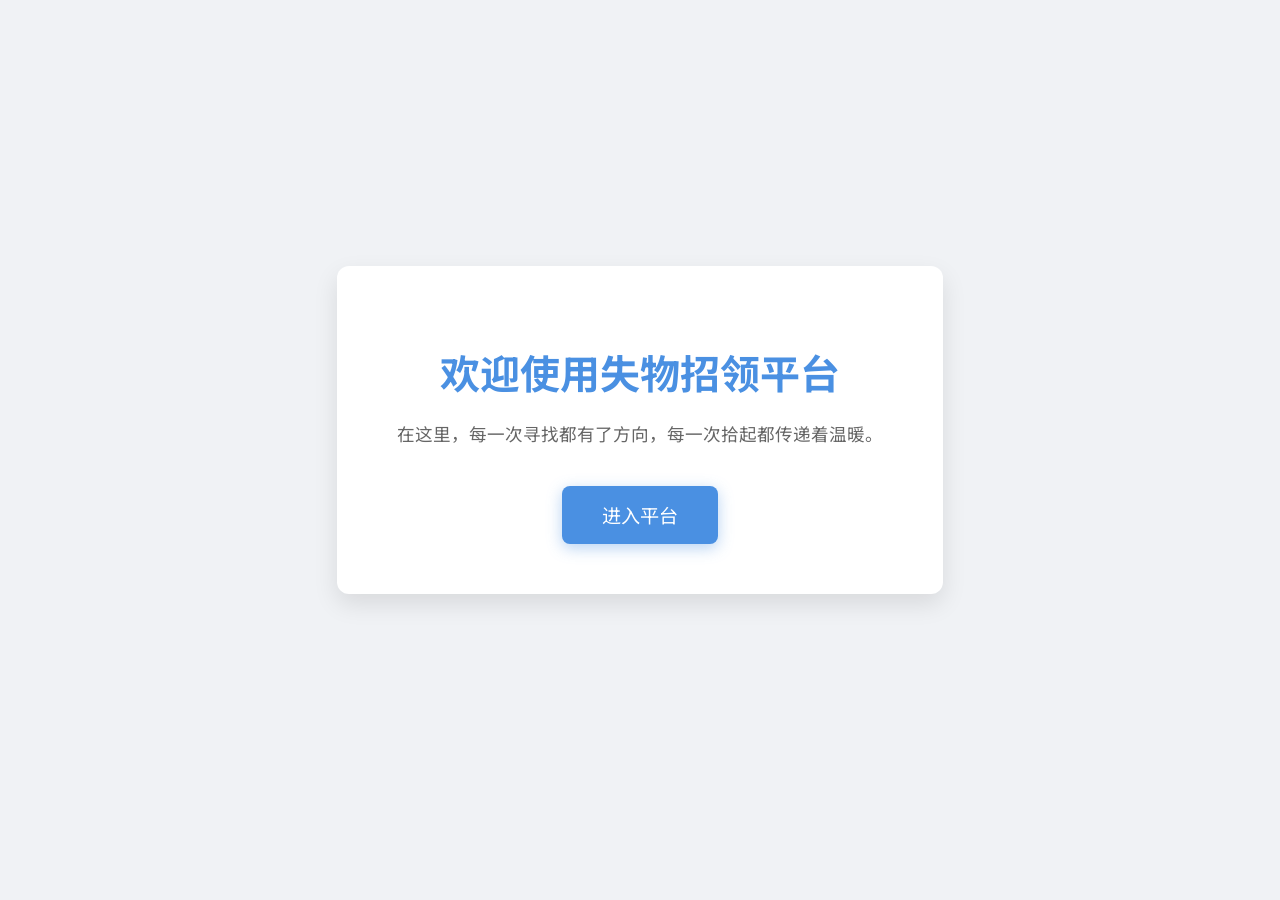
<file: index.html>
<!DOCTYPE html>
<html lang="zh-CN">
<head>
    <meta charset="UTF-8">
    <meta name="viewport" content="width=device-width, initial-scale=1.0">
    <title>欢迎 - 失物招领平台</title>
    <style>
        @import url('https://fonts.googleapis.com/css2?family=Noto+Sans+SC:wght@300;400;700&display=swap');

        :root {
            --primary-color: #4a90e2;
            --background-color: #f0f2f5;
            --text-color: #333;
            --card-background: #ffffff;
            --shadow-color: rgba(0, 0, 0, 0.1);
        }

        body {
            margin: 0;
            padding: 0;
            font-family: 'Noto Sans SC', sans-serif;
            background-color: var(--background-color);
            display: flex;
            justify-content: center;
            align-items: center;
            height: 100vh;
            color: var(--text-color);
        }

        .container {
            text-align: center;
            background-color: var(--card-background);
            padding: 50px 60px;
            border-radius: 12px;
            box-shadow: 0 10px 25px var(--shadow-color);
            transform: translateY(-20px);
            transition: all 0.3s ease;
        }
        
        .container:hover {
            transform: translateY(-25px);
            box-shadow: 0 15px 30px rgba(0, 0, 0, 0.12);
        }

        h1 {
            font-size: 2.5em;
            font-weight: 700;
            margin-bottom: 20px;
            color: var(--primary-color);
        }

        p {
            font-size: 1.1em;
            color: #666;
            margin-bottom: 40px;
        }

        .enter-button {
            display: inline-block;
            background-color: var(--primary-color);
            color: #fff;
            padding: 15px 40px;
            text-decoration: none;
            font-size: 1.2em;
            font-weight: 400;
            border-radius: 8px;
            transition: background-color 0.3s ease, transform 0.2s ease;
            box-shadow: 0 4px 15px rgba(74, 144, 226, 0.4);
        }

        .enter-button:hover {
            background-color: #357abd;
            transform: scale(1.05);
        }
    </style>
</head>
<body>

    <div class="container">
        <h1>欢迎使用失物招领平台</h1>
        <p>在这里，每一次寻找都有了方向，每一次拾起都传递着温暖。</p>
        <a href="frontend/index.html" class="enter-button">进入平台</a>
    </div>

</body>
</html>
</file>
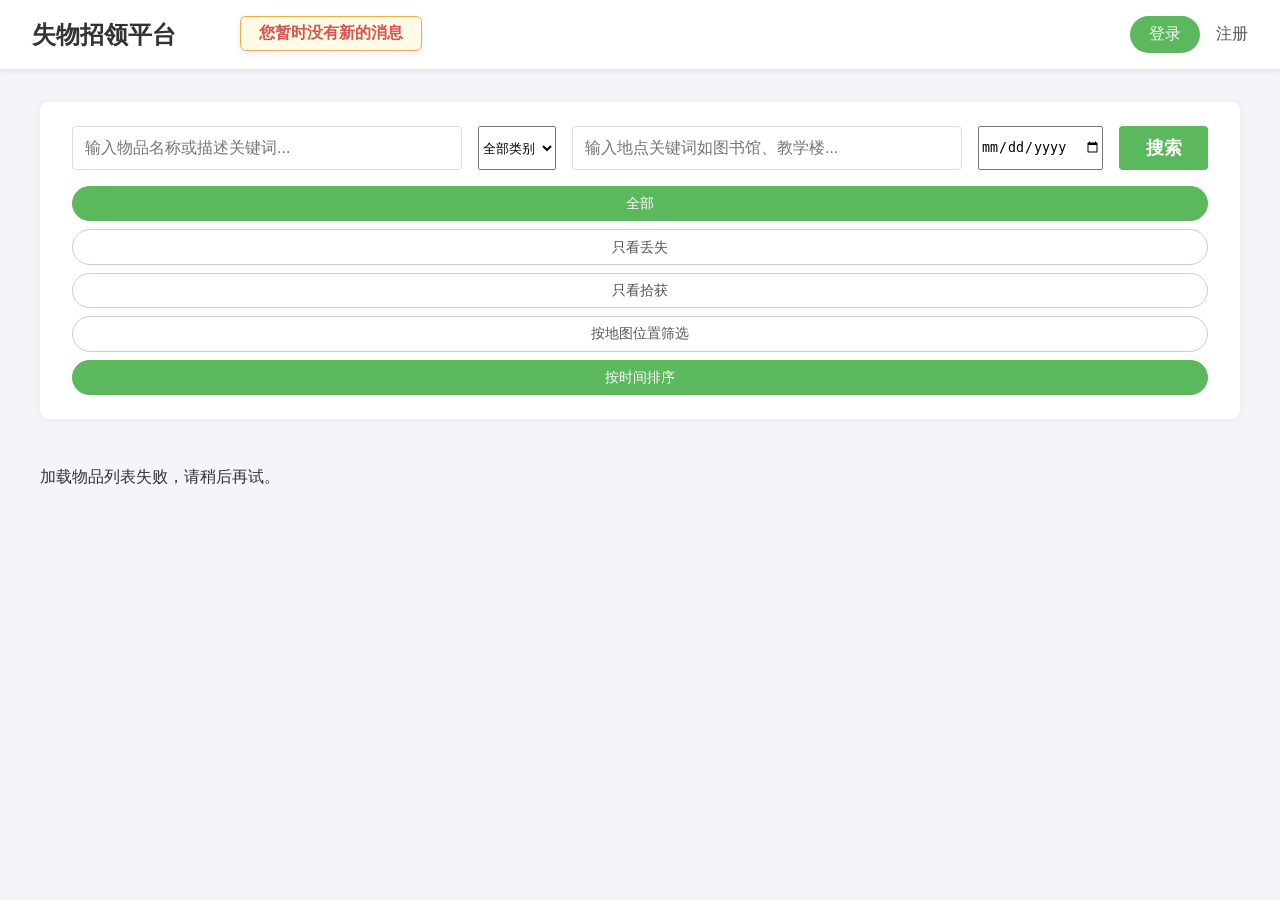
<file: frontend/index.html>
<!DOCTYPE html>
<html lang="zh-CN">
<head>
    <meta charset="UTF-8">
    <meta name="viewport" content="width=device-width, initial-scale=1.0">
    <title>主页 - 失物招领系统</title>
    <link rel="stylesheet" href="style.css">
    <link rel="stylesheet" href="css/navigation.css">
    <!-- 天地图API,请将YOUR_API修改为你的API -->
    <script src="https://api.tianditu.gov.cn/api?v=4.0&tk=YOUR_API" type="text/javascript"></script>
</head>
<body id="page-index">

    <header class="main-header">
        <h1>失物招领平台</h1>
        <div id="match-notification" class="notification-textbox">您暂时没有新的消息</div>
        <nav>
            <!-- 已登录用户显示 -->
            <div id="user-nav" style="display: none; position: relative;">
            <a href="publish.html" class="nav-button">发布信息</a>
            <a href="profile.html">个人中心</a>
            <a href="#" id="logout-btn">登出</a>
            </div>
            
            <!-- 未登录用户显示 -->
            <div id="guest-nav">
                <a href="login.html" class="nav-button">登录</a>
                <a href="register.html">注册</a>
            </div>
        </nav>
    </header>

    <main>
        <div class="search-container">
            <!-- 搜索表单 -->
            <form id="search-form">
                <input type="text" id="search-keyword" name="keyword" placeholder="输入物品名称或描述关键词...">
                <select id="search-category" name="category">
                    <option value="">全部类别</option>
                    <option value="证件">证件</option>
                    <option value="电子产品">电子产品</option>
                    <option value="钥匙">钥匙</option>
                    <option value="钱包/手袋">钱包/手袋</option>
                    <option value="书籍文具">书籍文具</option>
                    <option value="衣物">衣物</option>
                    <option value="运动器材">运动器材</option>
                    <option value="食品饮料">食品饮料</option>
                    <option value="其他">其他</option>
                </select>
                <input type="text" id="search-location" name="location" placeholder="输入地点关键词如图书馆、教学楼...">
                <input type="date" id="search-date" name="date">
                <button type="submit">搜索</button>
            </form>
            <!-- 筛选按钮组 -->
            <div class="filter-buttons">
                <button class="filter-btn active" data-filter-type="type" data-value="all">全部</button>
                <button class="filter-btn" data-filter-type="type" data-value="lost">只看丢失</button>
                <button class="filter-btn" data-filter-type="type" data-value="found">只看拾获</button>
                <button id="map-filter-btn" class="filter-btn">按地图位置筛选</button>
                <button class="filter-btn active" data-filter-type="sort" data-value="time_desc">按时间排序</button>
            </div>
        </div>
        <!-- 地图筛选模态框容器 -->
        <div id="map-filter-modal" class="modal">
            <div class="modal-content">
                <span class="close-btn">×</span>
                <h2>在地图上选择中心点并设置半径</h2>
                <div id="modal-map-container" style="height: 400px; width: 100%; border: 1px solid #ddd; margin-bottom: 1rem;"></div>
                <div class="form-group">
                    <label for="search-radius">搜索半径 (公里)</label>
                    <input type="number" id="search-radius" value="0.1" min="0.1" step="0.1">
                </div>
                <div class="form-group">
                    <p>已选中心点坐标: <span id="selected-coords-display">未选择</span></p>
                </div>
                <button id="apply-map-filter-btn" class="btn-solve">应用筛选</button>
                <button id="clear-map-filter-btn" style="background-color: #777; margin-top: 0.5rem;">清除位置筛选</button>
            </div>
        </div>

        <!-- 信息墙容器 -->
        <div class="listings-container" id="listings-wall">
            <!-- 物品卡片将由JS动态插入这里 -->
        </div>

        <div class="pagination" id="pagination-container">
            <!-- 分页链接将由JS动态插入这里 -->
        </div>
    </main>

    <script type="module" src="pages/index.js"></script>
</body>
</html>
</file>
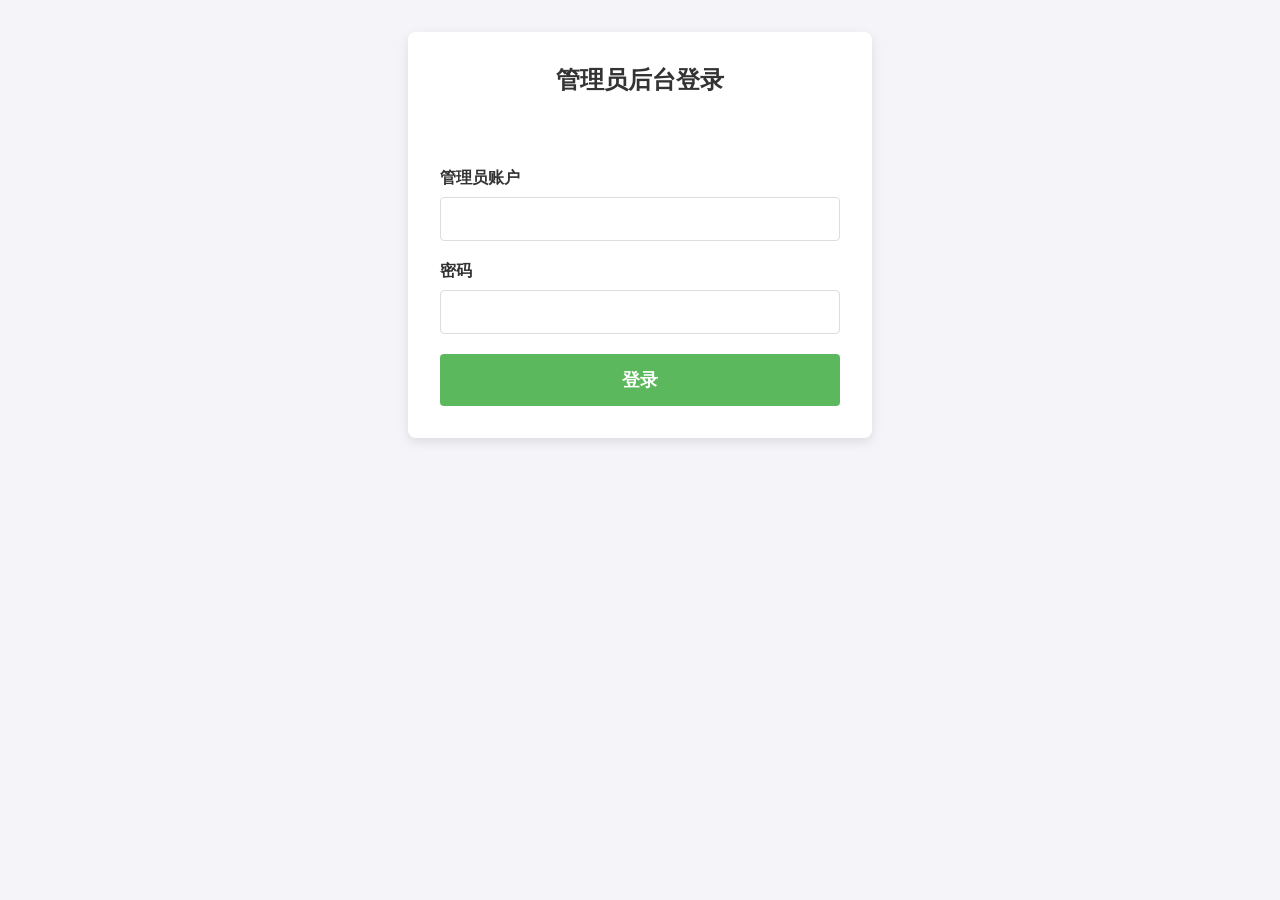
<file: frontend/admin/index.html>
<!DOCTYPE html>
<html lang="zh-CN">
<head>
    <meta charset="UTF-8">
    <meta name="viewport" content="width=device-width, initial-scale=1.0">
    <title>管理员登录</title>
    <link rel="stylesheet" href="../style.css">
</head>
<body>
    <div class="form-container">
        <h2>管理员后台登录</h2>
        <div id="message-box" class="message"></div>
        <form id="admin-login-form">
            <div class="form-group">
                <label for="username">管理员账户</label>
                <input type="text" id="username" required>
            </div>
            <div class="form-group">
                <label for="password">密码</label>
                <input type="password" id="password" required>
            </div>
            <button type="submit" class="button">登录</button>
        </form>
    </div>
    <script type="module" src="js/login.js"></script>
</body>
</html>
</file>
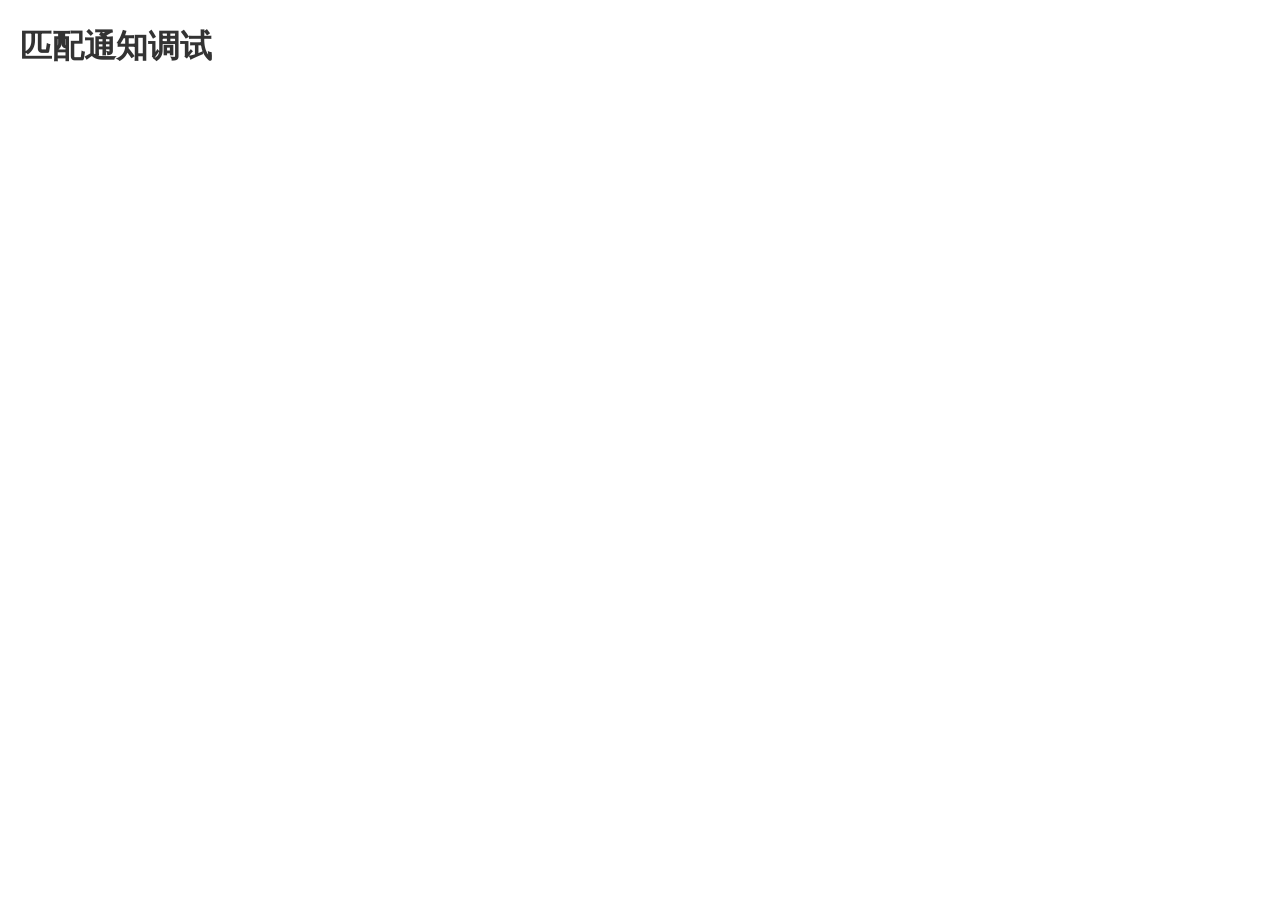
<file: frontend/debug_notifications.html>
<!DOCTYPE html>
<html lang="zh-CN">
<head>
    <meta charset="UTF-8">
    <meta name="viewport" content="width=device-width, initial-scale=1.0">
    <title>匹配通知调试</title>
    <style>
        body {
            font-family: Arial, sans-serif;
            margin: 20px;
            line-height: 1.6;
        }
        h1, h2 {
            color: #333;
        }
        table {
            border-collapse: collapse;
            width: 100%;
            margin-bottom: 20px;
        }
        th, td {
            border: 1px solid #ddd;
            padding: 8px;
            text-align: left;
        }
        th {
            background-color: #f2f2f2;
        }
        tr:nth-child(even) {
            background-color: #f9f9f9;
        }
        .success {
            color: green;
        }
        .error {
            color: red;
        }
        button {
            padding: 10px 15px;
            background-color: #4CAF50;
            color: white;
            border: none;
            cursor: pointer;
            margin: 10px 0;
        }
        button:hover {
            background-color: #45a049;
        }
    </style>
</head>
<body>
    <h1>匹配通知调试</h1>
    
    <div id="loading">加载中...</div>
    
    <div id="content" style="display:none;">
        <button id="refresh">刷新数据</button>
        <button id="fix">修复缺失通知</button>
        
        <h2>现有通知</h2>
        <table id="notifications-table">
            <thead>
                <tr>
                    <th>ID</th>
                    <th>接收用户</th>
                    <th>物品ID</th>
                    <th>物品类型</th>
                    <th>物品名称</th>
                    <th>物品所有者</th>
                    <th>已读</th>
                    <th>创建时间</th>
                </tr>
            </thead>
            <tbody></tbody>
        </table>
        
        <h2>匹配情况</h2>
        <table id="matches-table">
            <thead>
                <tr>
                    <th>失物ID</th>
                    <th>失物名称</th>
                    <th>失物用户</th>
                    <th>拾物ID</th>
                    <th>拾物名称</th>
                    <th>拾物用户</th>
                    <th>失物用户通知</th>
                    <th>拾物用户通知</th>
                </tr>
            </thead>
            <tbody></tbody>
        </table>
        
        <h2>缺失通知</h2>
        <table id="missing-table">
            <thead>
                <tr>
                    <th>用户ID</th>
                    <th>用户名</th>
                    <th>物品ID</th>
                    <th>物品类型</th>
                    <th>物品名称</th>
                </tr>
            </thead>
            <tbody></tbody>
        </table>
    </div>
    
    <script>
        document.addEventListener('DOMContentLoaded', function() {
            fetchData();
            
            document.getElementById('refresh').addEventListener('click', fetchData);
            document.getElementById('fix').addEventListener('click', fixNotifications);
        });
        
        function fetchData(fix = false) {
            document.getElementById('loading').style.display = 'block';
            document.getElementById('content').style.display = 'none';
            
            const url = fix ? '../backend/api/debug_notifications.php?fix=true' : '../backend/api/debug_notifications.php';
            
            fetch(url)
                .then(response => response.json())
                .then(data => {
                    if (data.success) {
                        displayData(data.data);
                    } else {
                        alert('获取数据失败: ' + data.message);
                    }
                    document.getElementById('loading').style.display = 'none';
                    document.getElementById('content').style.display = 'block';
                })
                .catch(error => {
                    console.error('Error:', error);
                    alert('发生错误: ' + error);
                    document.getElementById('loading').style.display = 'none';
                });
        }
        
        function fixNotifications() {
            if (confirm('确定要修复缺失的通知吗？')) {
                fetchData(true);
            }
        }
        
        function displayData(data) {
            // 显示通知
            const notificationsTable = document.querySelector('#notifications-table tbody');
            notificationsTable.innerHTML = '';
            
            if (data.notifications && data.notifications.length > 0) {
                data.notifications.forEach(notification => {
                    const row = document.createElement('tr');
                    row.innerHTML = `
                        <td>${notification.id}</td>
                        <td>${notification.username} (ID: ${notification.user_id})</td>
                        <td>${notification.listing_id}</td>
                        <td>${notification.listing_type}</td>
                        <td>${notification.item_name}</td>
                        <td>${notification.owner_name} (ID: ${notification.owner_id})</td>
                        <td>${notification.is_read == 1 ? '是' : '否'}</td>
                        <td>${notification.created_at}</td>
                    `;
                    notificationsTable.appendChild(row);
                });
            } else {
                const row = document.createElement('tr');
                row.innerHTML = '<td colspan="8">没有通知数据</td>';
                notificationsTable.appendChild(row);
            }
            
            // 显示匹配情况
            const matchesTable = document.querySelector('#matches-table tbody');
            matchesTable.innerHTML = '';
            
            if (data.matches && data.matches.length > 0) {
                data.matches.forEach(match => {
                    const row = document.createElement('tr');
                    row.innerHTML = `
                        <td>${match.lost_listing_id}</td>
                        <td>${match.lost_item}</td>
                        <td>${match.lost_username} (ID: ${match.lost_user_id})</td>
                        <td>${match.found_listing_id}</td>
                        <td>${match.found_item}</td>
                        <td>${match.found_username} (ID: ${match.found_user_id})</td>
                        <td class="${match.lost_user_notified ? 'success' : 'error'}">${match.lost_user_notified ? '已通知' : '未通知'}</td>
                        <td class="${match.found_user_notified ? 'success' : 'error'}">${match.found_user_notified ? '已通知' : '未通知'}</td>
                    `;
                    matchesTable.appendChild(row);
                });
            } else {
                const row = document.createElement('tr');
                row.innerHTML = '<td colspan="8">没有匹配数据</td>';
                matchesTable.appendChild(row);
            }
            
            // 显示缺失通知
            const missingTable = document.querySelector('#missing-table tbody');
            missingTable.innerHTML = '';
            
            if (data.missing_notifications && data.missing_notifications.length > 0) {
                data.missing_notifications.forEach(missing => {
                    const row = document.createElement('tr');
                    row.innerHTML = `
                        <td>${missing.user_id}</td>
                        <td>${missing.username}</td>
                        <td>${missing.listing_id}</td>
                        <td>${missing.listing_type}</td>
                        <td>${missing.item_name}</td>
                    `;
                    missingTable.appendChild(row);
                });
            } else {
                const row = document.createElement('tr');
                row.innerHTML = '<td colspan="5">没有缺失通知</td>';
                missingTable.appendChild(row);
            }
            
            // 显示修复结果
            if (data.fixed_count !== undefined) {
                alert(`修复完成！已添加 ${data.fixed_count} 条缺失通知。`);
            }
        }
    </script>
</body>
</html>
</file>
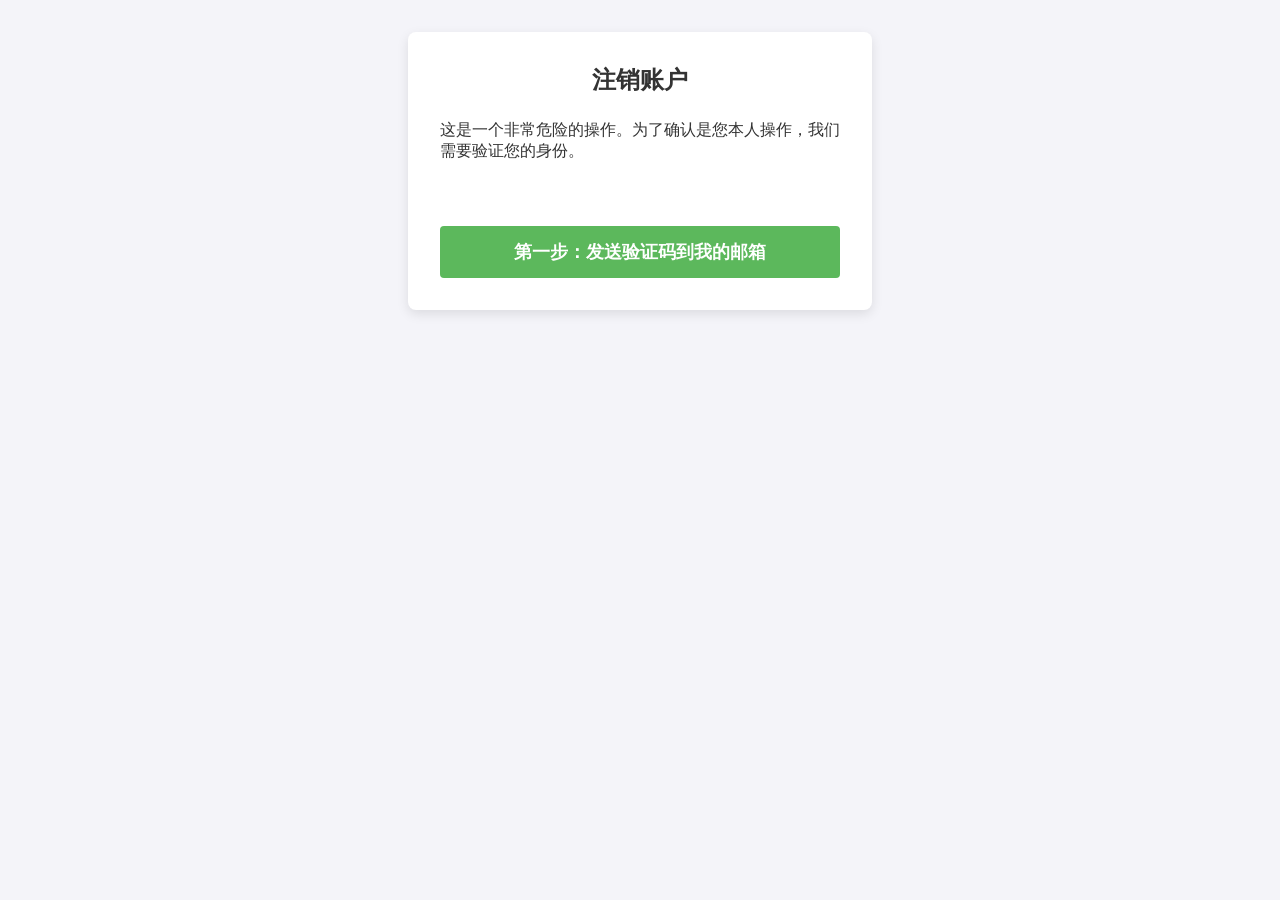
<file: frontend/delete_account.html>
<!DOCTYPE html>
<html lang="zh-CN">
<head>
    <meta charset="UTF-8">
    <meta name="viewport" content="width=device-width, initial-scale=1.0">
    <title>注销账户</title>
    <link rel="stylesheet" href="style.css">
</head>
<body>
    <div class="form-container">
        <h2>注销账户</h2>
        <p>这是一个非常危险的操作。为了确认是您本人操作，我们需要验证您的身份。</p>
        
        <div id="message-box" class="message"></div>
        
        <button id="send-code-btn" class="button">第一步：发送验证码到我的邮箱</button>

        <form id="delete-form" style="display: none;">
            <p>我们已向您的邮箱发送了验证码，请输入以继续。</p>
            <div class="form-group">
                <label for="verification-code">邮箱验证码</label>
                <input type="text" id="verification-code" required>
            </div>
            <button type="submit" class="button button-danger">第二步：确认注销账户</button>
        </form>
    </div>

    <script type="module" src="pages/delete_account.js"></script>
</body>
</html>
</file>
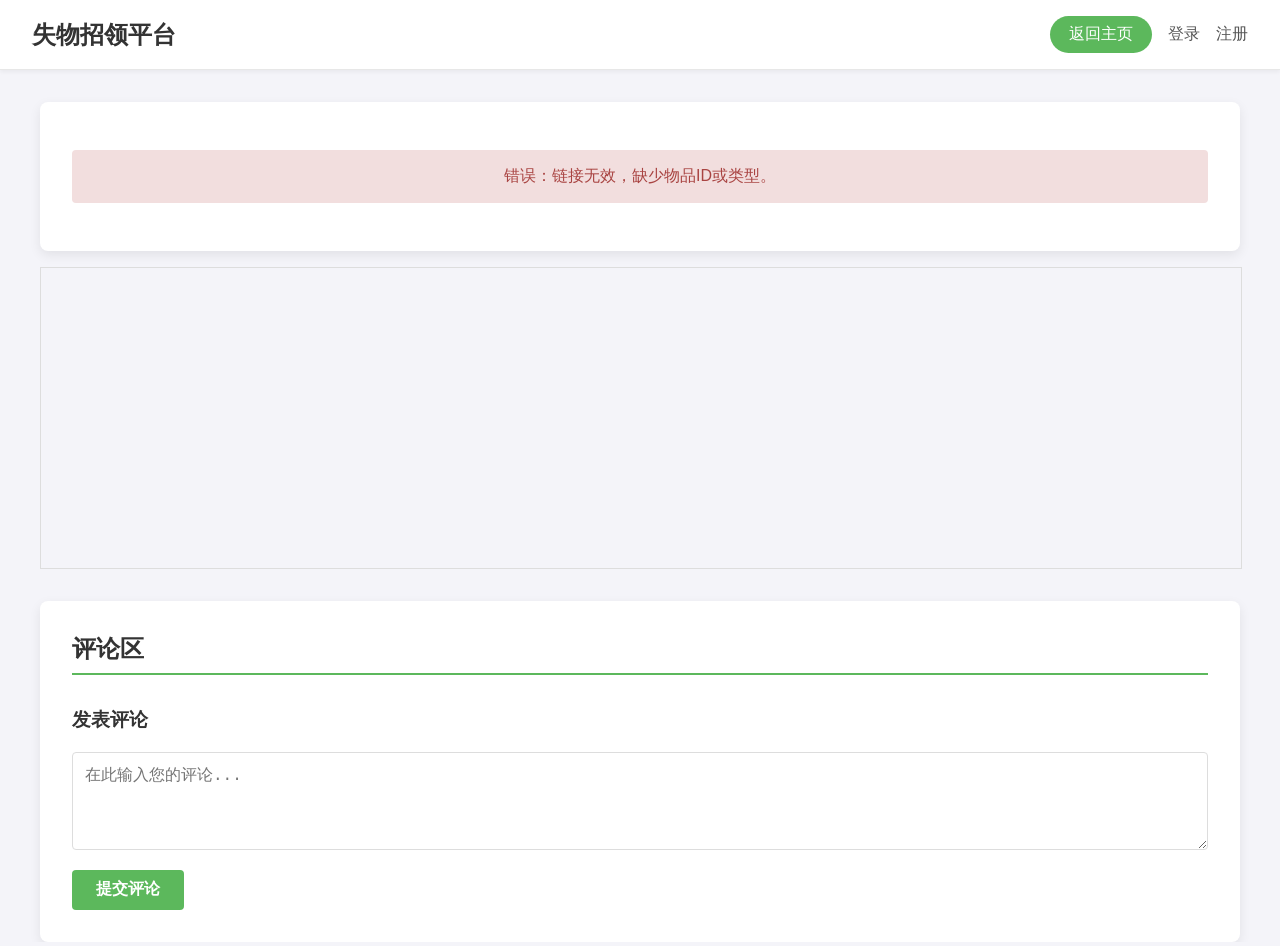
<file: frontend/details.html>
<!DOCTYPE html>
<html lang="zh-CN">
<head>
    <!-- 天地图API,请将YOUR_API修改为你的API -->
    <script src="https://api.tianditu.gov.cn/api?v=4.0&tk=YOUR_API" type="text/javascript"></script>
    <meta charset="UTF-8">
    <meta name="viewport" content="width=device-width, initial-scale=1.0">
    <title>物品详情 - 失物招领系统</title>
    <link rel="stylesheet" href="style.css">
    <link rel="stylesheet" href="css/navigation.css">
</head>
<body id="page-details">

    <header class="main-header">
        <h1>失物招领平台</h1>
        <nav>
            <!-- 已登录用户显示 -->
            <div id="user-nav" style="display: none;">
            <a href="index.html" class="nav-button">返回主页</a>
            <a href="profile.html">个人中心</a>
            <a href="#" id="logout-btn">登出</a>
            </div>
            
            <!-- 未登录用户显示 -->
            <div id="guest-nav">
                <a href="index.html" class="nav-button">返回主页</a>
                <a href="login.html">登录</a>
                <a href="register.html">注册</a>
            </div>
        </nav>
    </header>

    <main>
        <!-- 详情容器 -->
        <div id="details-container" class="details-section">
            <p>正在加载详情...</p>
        </div>
        <div id="details-map-container" style="height: 300px; width: 100%; margin-top: 1rem; border: 1px solid #ddd;"></div>

        <!-- 认领申请区域（仅 type=found 的招领详情页有效：失主提交表单 / 招领主人查看收到的申请列表） -->
        <div id="claim-section" class="comments-section" style="display:none;">
            <h2 id="claim-section-title">认领申请</h2>
            <div id="claim-message-box"></div>
            <div id="claim-content-area"></div>
        </div>

        <!-- 评论区 -->
        <div id="comments-section" class="comments-section">
            <h2>评论区</h2>
            <div id="comments-list">
                <!-- 评论列表将通过JS动态插入这里 -->
            </div>
            
            <!-- 发表评论表单 -->
            <div class="comment-form-container">
                <h3>发表评论</h3>
                <div id="comment-message-box"></div>
                <form id="comment-form">
                    <textarea name="content" placeholder="在此输入您的评论..." rows="4" required></textarea>
                    <button type="submit">提交评论</button>
                </form>
            </div>
        </div>
    </main>

    <script type="module" src="pages/details.js"></script>
</body>
</html>
</file>
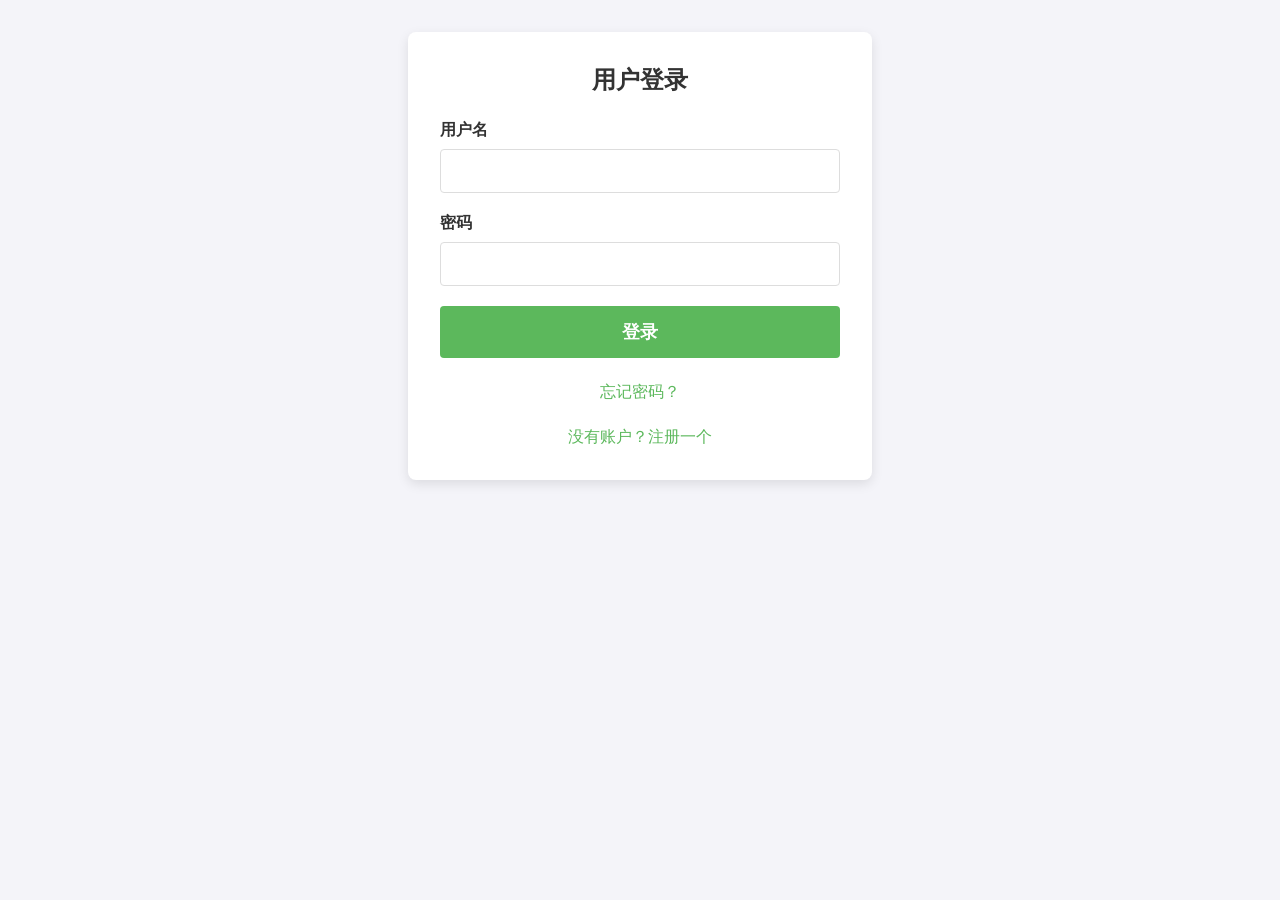
<file: frontend/edit_listing.html>
<!DOCTYPE html>
<html lang="zh-CN">
<head>
    <meta charset="UTF-8">
    <meta name="viewport" content="width=device-width, initial-scale=1.0">
    <title>修改信息 - 失物招领系统</title>
    <link rel="stylesheet" href="style.css">
</head>
<body id="page-edit-listing">

    <header class="main-header">
        <h1>修改信息</h1>
        <nav>
            <a href="profile.html">返回个人中心</a>
            <a href="#" id="logout-btn">登出</a>
        </nav>
    </header>

    <main>
        <div class="form-container">
            <h2>编辑物品信息</h2>
            <div id="edit-message-box"></div>
            
            <form id="edit-form">
                <!-- Hidden fields to store IDs -->
                <input type="hidden" id="listing_id" name="listing_id">
                <input type="hidden" id="type" name="type">

                <div class="form-group">
                    <label>信息类型 (不可修改)</label>
                    <p id="type-display" style="font-weight: bold;"></p>
                </div>
                <div class="form-group">
                    <label for="item-name">物品名称</label>
                    <input type="text" id="item-name" name="title" required>
                </div>
                <div class="form-group">
                    <label for="description">详细描述</label>
                    <textarea id="description" name="description" rows="4" required></textarea>
                </div>
                <div class="form-group">
                    <label for="location-details">地点详情</label>
                    <input type="text" id="location-details" name="location_details" required>
                </div>

                <div class="form-group">
                    <label>在地图上标记位置 (请点击地图)</label>
                    <div id="map-container" style="height: 400px; width: 100%; border: 1px solid #ddd;"></div>
                    <!-- 这个隐藏输入框用于存储坐标并随表单提交 -->
                    <input type="hidden" id="location-coordinates" name="location_coordinates">
                </div>

                <div class="form-group">
                    <label for="event-time">丢失/拾获时间</label>
                    <input type="datetime-local" id="event-time" name="event_time" required>
                </div>
                <div class="form-group">
                    <label for="image">更新图片 (留空则不修改)</label>
                    <img id="current-image" src="" alt="Current Image" style="max-width: 100px; display: block; margin-bottom: 10px;">
                    <input type="file" id="image" name="image" accept="image/*">
                </div>
                <button type="submit">确认修改</button>
            </form>
        </div>
    </main>
    
    <script type="module" src="pages/edit-listing.js"></script>
</body>
</html>
</file>
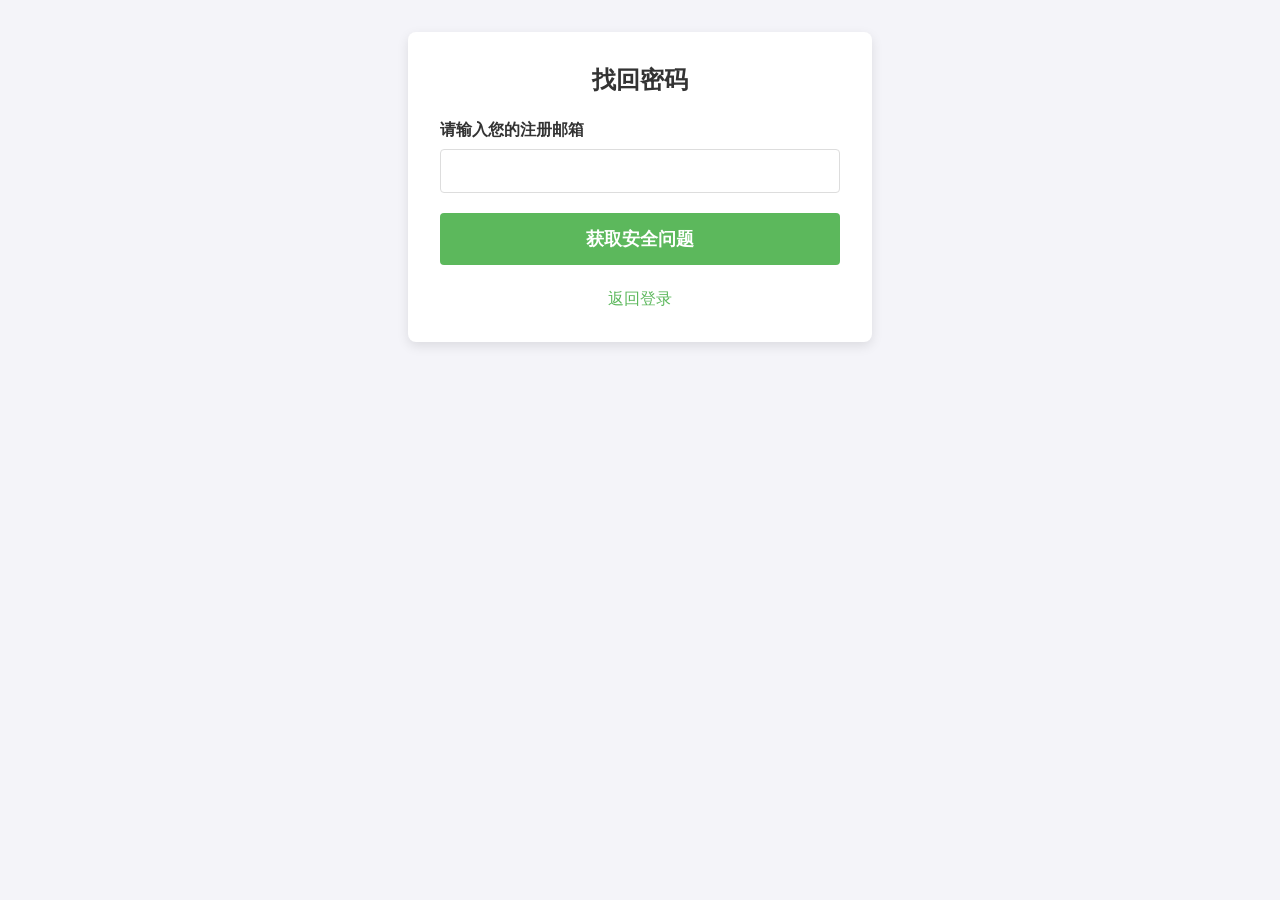
<file: frontend/forgot_password.html>
<!DOCTYPE html>
<html lang="zh-CN">
<head>
    <meta charset="UTF-8">
    <meta name="viewport" content="width=device-width, initial-scale=1.0">
    <title>找回密码 - 失物招领系统</title>
    <link rel="stylesheet" href="style.css">
</head>
<body id="page-forgot-password">
    <div class="form-container">
        <h2>找回密码</h2>
        <div id="message-box"></div>
        
        <!-- 步骤 1: 输入邮箱 -->
        <form id="forgot-form-step1">
            <div class="form-group">
                <label for="email">请输入您的注册邮箱</label>
                <input type="email" id="email" name="email" required>
            </div>
            <button type="submit">获取安全问题</button>
        </form>

        <!-- 步骤 2: 回答问题并重置密码 -->
        <div id="reset-section">
            <div class="form-group">
                <label>您的安全问题是:</label>
                <div id="security-question-display"></div>
            </div>
            <form id="forgot-form-step2">
                 <div class="form-group">
                    <label for="security-answer">安全问题答案</label>
                    <input type="text" id="security-answer" name="security-answer" required>
                </div>
                <div class="form-group">
                    <label for="verification-code">邮箱验证码</label>
                    <input type="text" id="verification-code" name="verification-code" required>
                </div>
                <div class="form-group">
                    <label for="new-password">新密码</label>
                    <input type="password" id="new-password" name="new-password" required>
                </div>
                <div class="form-group">
                    <label for="confirm-new-password">确认新密码</label>
                    <input type="password" id="confirm-new-password" required>
                </div>
                <button type="submit">重置密码</button>
            </form>
        </div>

        <a href="login.html" class="form-link">返回登录</a>
    </div>

    <script type="module" src="pages/forgot_password.js"></script>
</body>
</html>
</file>
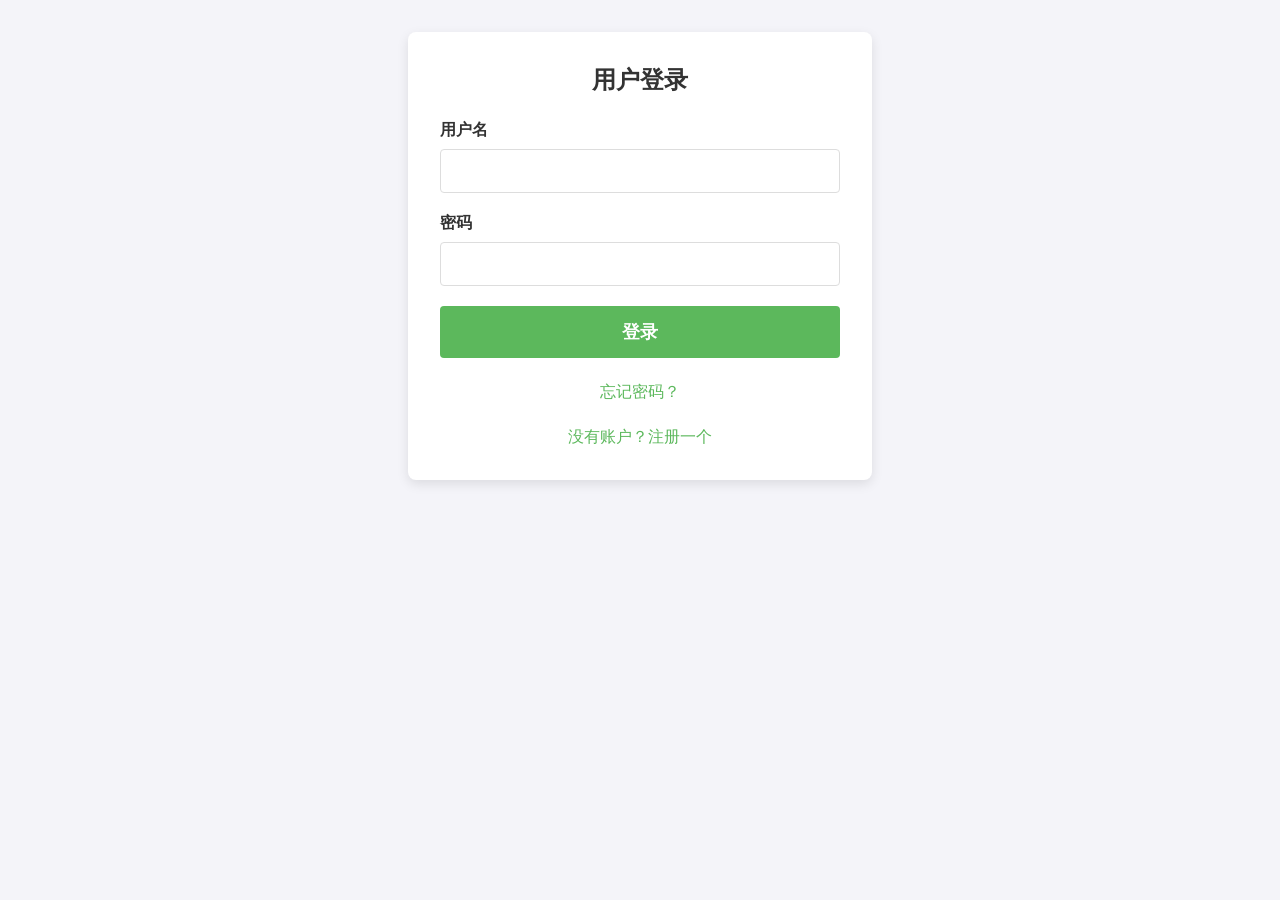
<file: frontend/login.html>
<!DOCTYPE html>
<html lang="zh-CN">
<head>
    <meta charset="UTF-8">
    <meta name="viewport" content="width=device-width, initial-scale=1.0">
    <title>登录 - 失物招领系统</title>
    <link rel="stylesheet" href="style.css">
</head>
<body id="page-login">
    <div class="form-container">
        <h2>用户登录</h2>
        <div id="message-box"></div>
        <form id="login-form">
            <div class="form-group">
                <label for="username">用户名</label>
                <input type="text" id="username" name="username" required>
            </div>
            <div class="form-group">
                <label for="password">密码</label>
                <input type="password" id="password" name="password" required>
            </div>
            <button type="submit">登录</button>
        </form>
        <a href="forgot_password.html" class="form-link">忘记密码？</a>
        <a href="register.html" class="form-link">没有账户？注册一个</a>
    </div>

    <div id="message"></div>

    <script type="module" src="pages/login.js"></script>
</body>
</html>
</file>
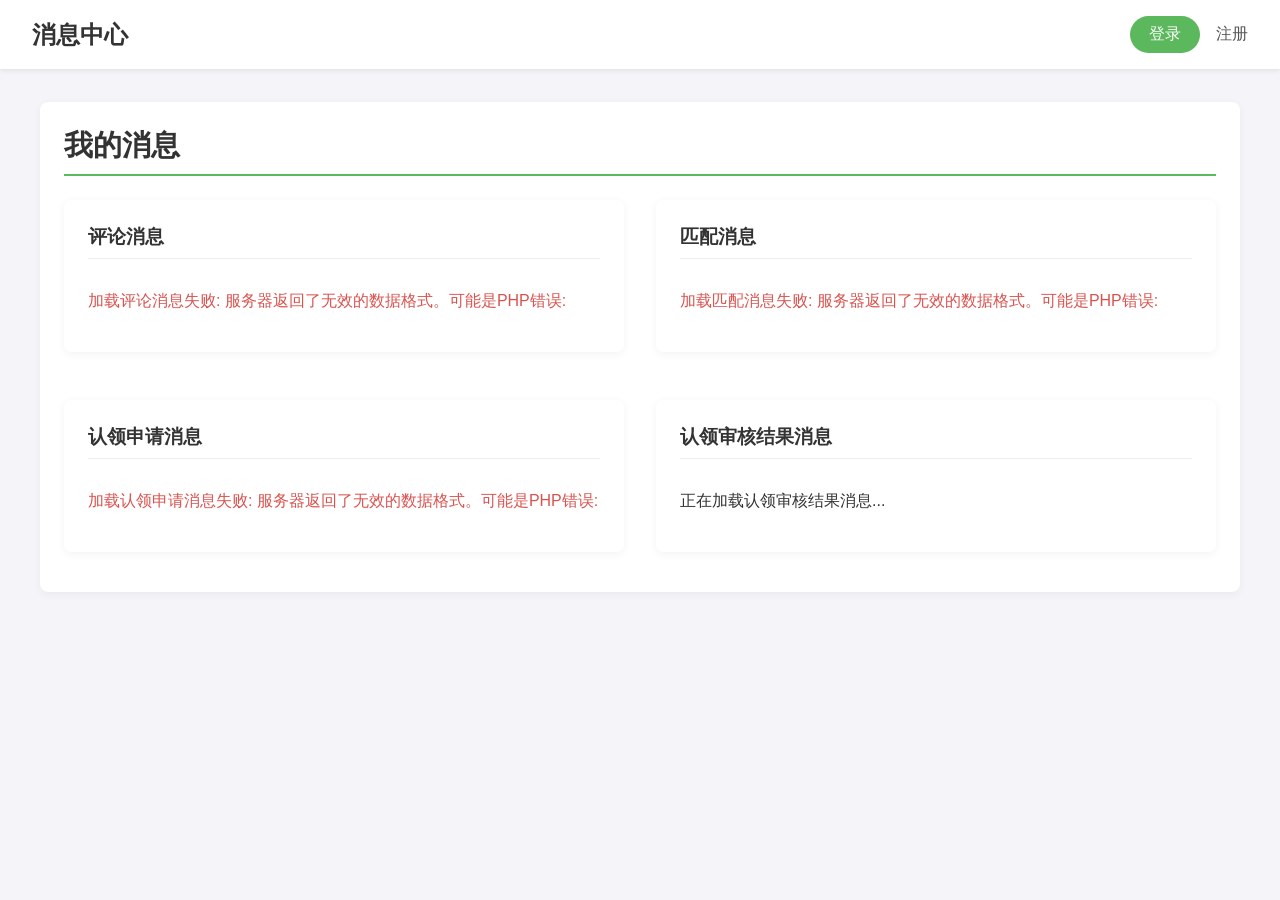
<file: frontend/messages.html>
<!DOCTYPE html>
<html lang="zh-CN">
<head>
    <meta charset="UTF-8">
    <meta name="viewport" content="width=device-width, initial-scale=1.0">
    <title>消息中心 - 失物招领系统</title>
    <link rel="stylesheet" href="style.css">
    <link rel="stylesheet" href="css/navigation.css">
</head>
<body id="page-messages">
    <header class="main-header">
        <h1>消息中心</h1>
        <nav>
            <div id="user-nav" style="display: none; position: relative;">
                <a href="index.html" class="nav-button">返回主页</a>
                <a href="profile.html">个人中心</a>
                <a href="#" id="logout-btn">登出</a>
            </div>
            <div id="guest-nav">
                <a href="login.html" class="nav-button">登录</a>
                <a href="register.html">注册</a>
            </div>
        </nav>
    </header>
    <main>
        <section class="profile-section" id="messages-section">
            <h2>我的消息</h2>
            
            <div class="message-container">
                <div class="message-category">
                    <h3>评论消息</h3>
                    <div id="comment-messages-list" class="messages-list">
                        <p>正在加载评论消息...</p>
                    </div>
                </div>
                
                <div class="message-category">
                    <h3>匹配消息</h3>
                    <div id="match-messages-list" class="messages-list">
                        <p>正在加载匹配消息...</p>
                    </div>
                </div>

                <div class="message-category">
                    <h3>认领申请消息</h3>
                    <div id="claim-messages-list" class="messages-list">
                        <p>正在加载认领申请消息...</p>
                    </div>
                </div>

                <div class="message-category">
                    <h3>认领审核结果消息</h3>
                    <div id="claim-review-messages-list" class="messages-list">
                        <p>正在加载认领审核结果消息...</p>
                    </div>
                </div>
            </div>
        </section>
    </main>
    <script type="module" src="pages/messages.js"></script>
</body>
</html>
</file>
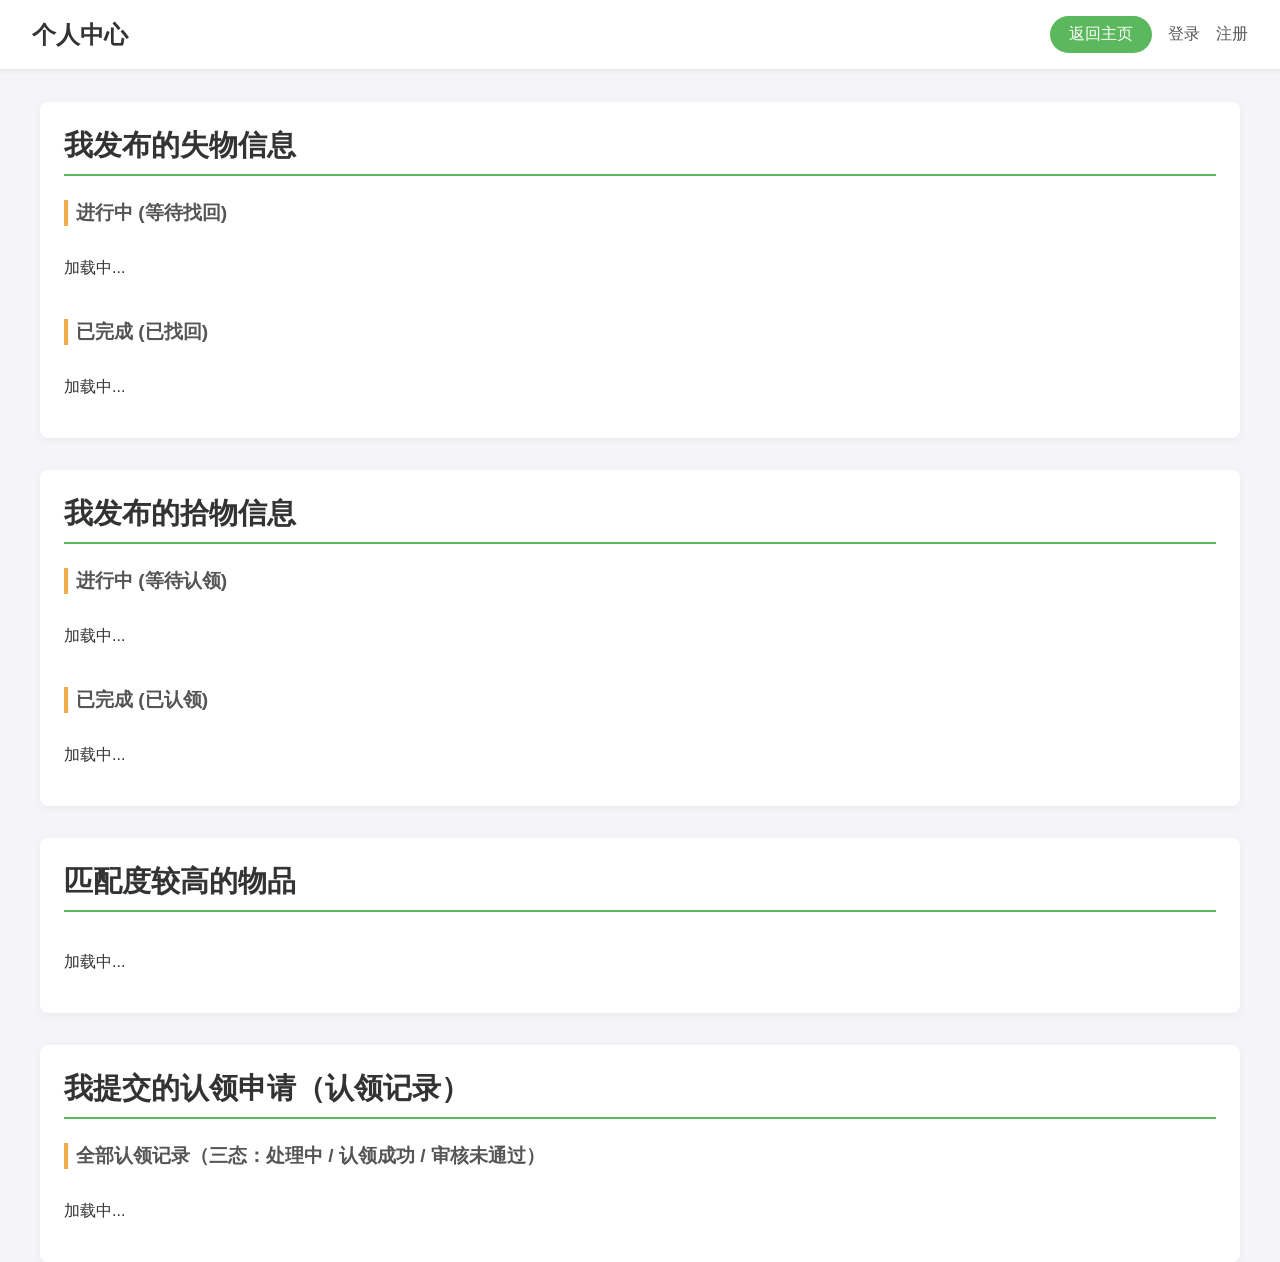
<file: frontend/profile.html>
<!DOCTYPE html>
<html lang="zh-CN">
<head>
    <meta charset="UTF-8">
    <meta name="viewport" content="width=device-width, initial-scale=1.0">
    <title>个人中心 - 失物招领系统</title>
    <link rel="stylesheet" href="style.css">
    <link rel="stylesheet" href="css/navigation.css">
</head>
<body id="page-profile">

    <header class="main-header">
        <h1>个人中心</h1>
        <nav>
            <!-- 已登录用户显示 -->
            <div id="user-nav">
            <a href="index.html" class="nav-button">返回主页</a>
            <a href="user_info.html">个人信息</a> 
            <a href="#" id="logout-btn">登出</a>
            </div>
            
            <!-- 未登录用户显示 -->
            <div id="guest-nav" style="display: none;">
                <a href="index.html" class="nav-button">返回主页</a>
                <a href="login.html">登录</a>
                <a href="register.html">注册</a>
            </div>
        </nav>
    </header>

    <main>
        <section id="profile-header" class="profile-header-card" style="display:none;">
            <div class="profile-header-body">
                <div class="profile-avatar">
                    <span id="profile-avatar-text">?</span>
                </div>
                <div class="profile-info">
                    <h2 id="profile-username">—</h2>
                    <p class="profile-meta">
                        <span id="profile-realname">姓名：—</span>
                        <span class="divider">|</span>
                        <span id="profile-studentid">学号：—</span>
                    </p>
                    <p class="profile-meta">
                        <span id="profile-phone">电话：—</span>
                        <span class="divider">|</span>
                        <span id="profile-email">邮箱：—</span>
                        <span class="divider">|</span>
                        <span id="profile-verified" class="verified-badge">—</span>
                    </p>
                    <p class="profile-meta muted">
                        <span id="profile-created-at">注册时间：—</span>
                        <span class="divider">|</span>
                        <a href="user_info.html" class="action-btn btn-edit" style="display:inline-block;text-decoration:none;">管理个人信息 / 修改密码</a>
                    </p>
                </div>
            </div>
            <div class="profile-stats">
                <div class="stat-item"><strong id="stat-lost-pending">0</strong><span>失物 处理中</span></div>
                <div class="stat-item"><strong id="stat-lost-solved">0</strong><span>失物 已找回</span></div>
                <div class="stat-item"><strong id="stat-found-unclaimed">0</strong><span>招领 待认领</span></div>
                <div class="stat-item"><strong id="stat-found-claimed">0</strong><span>招领 已认领</span></div>
                <div class="stat-item"><strong id="stat-matched">0</strong><span>匹配物品</span></div>
                <div class="stat-item"><strong id="stat-claims">0</strong><span>我的认领记录</span></div>
            </div>
        </section>

        <div class="profile-section">
            <h2>我发布的失物信息</h2>
            <div class="status-category">
                <h3>进行中 (等待找回)</h3>
                <div id="lost-pending-list" class="listings-container">
                    <p>加载中...</p>
                </div>
            </div>
            <div class="status-category">
                <h3>已完成 (已找回)</h3>
                <div id="lost-solved-list" class="listings-container">
                    <p>加载中...</p>
                </div>
            </div>
        </div>

        <div class="profile-section">
            <h2>我发布的拾物信息</h2>
            <div class="status-category">
                <h3>进行中 (等待认领)</h3>
                <div id="found-unclaimed-list" class="listings-container">
                    <p>加载中...</p>
                </div>
            </div>
            <div class="status-category">
                <h3>已完成 (已认领)</h3>
                <div id="found-claimed-list" class="listings-container">
                    <p>加载中...</p>
                </div>
            </div>
        </div>

        <div class="profile-section">
            <h2>匹配度较高的物品</h2>
            <div class="status-category">
                <div id="matched-list" class="listings-container">
                    <p>加载中...</p>
                </div>
            </div>
        </div>

        <div class="profile-section">
            <h2>我提交的认领申请（认领记录）</h2>
            <div class="status-category">
                <h3>全部认领记录（三态：处理中 / 认领成功 / 审核未通过）</h3>
                <div id="my-claims-list" class="listings-container">
                    <p>加载中...</p>
                </div>
            </div>
        </div>
    </main>

    <script type="module" src="pages/profile.js"></script>
</body>
</html>
</file>
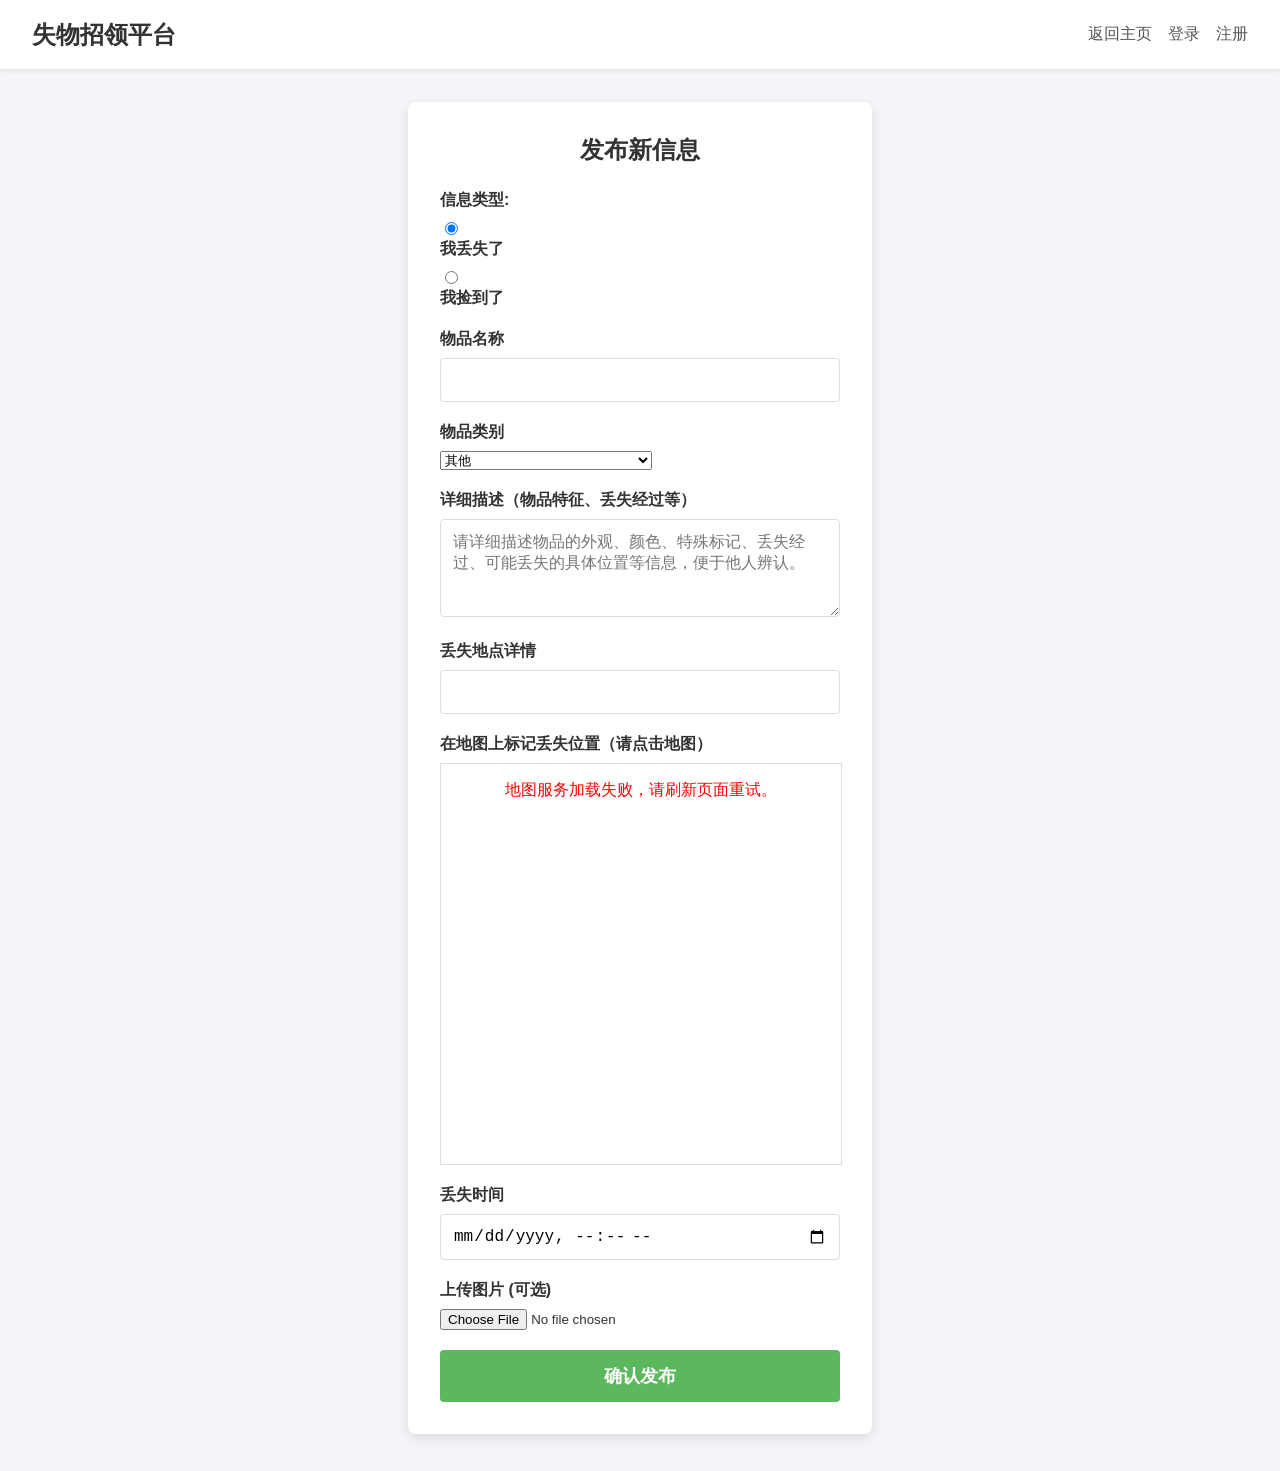
<file: frontend/publish.html>
<!DOCTYPE html>
<html lang="zh-CN">
<head>
    <meta charset="UTF-8">
    <meta name="viewport" content="width=device-width, initial-scale=1.0">
    <title>发布信息 - 失物招领系统</title>
    <link rel="stylesheet" href="style.css">
    <link rel="stylesheet" href="css/navigation.css">
</head>
<body id="page-publish">

    <header class="main-header">
        <h1>失物招领平台</h1>
        <nav>
            <!-- 已登录用户显示 -->
            <div id="user-nav">
            <a href="index.html">返回主页</a>
            <a href="profile.html">个人中心</a>
            <a href="#" id="logout-btn">登出</a>
            </div>
            
            <!-- 未登录用户显示 -->
            <div id="guest-nav" style="display: none;">
                <a href="index.html">返回主页</a>
                <a href="login.html">登录</a>
                <a href="register.html">注册</a>
            </div>
        </nav>
    </header>

    <main>
        <div class="form-container" style="margin-top: 2rem;">
            <h2>发布新信息</h2>
            <div id="publish-message-box"></div>
            <!-- 这个表单与之前模态框中的表单完全相同 -->
            <form id="publish-form">
                <div class="form-group">
                    <label>信息类型:</label>
                    <input type="radio" name="listing_type" value="lost" id="type-lost" checked> <label for="type-lost">我丢失了</label>
                    <input type="radio" name="listing_type" value="found" id="type-found"> <label for="type-found">我捡到了</label>
                </div>
                <div class="form-group">
                    <label for="item-name">物品名称</label>
                    <input type="text" id="item-name" name="item_name" required maxlength="100">
                </div>
                <div class="form-group">
                    <label for="category">物品类别</label>
                    <select id="category" name="category" required>
                        <option value="证件">证件（身份证/学生证/银行卡等）</option>
                        <option value="电子产品">电子产品（手机/电脑/耳机等）</option>
                        <option value="钥匙">钥匙</option>
                        <option value="书籍">书籍/资料</option>
                        <option value="衣物">衣物/鞋帽/饰品</option>
                        <option value="箱包">箱包/钱包</option>
                        <option value="文具">文具</option>
                        <option value="运动器材">运动器材</option>
                        <option value="其他" selected>其他</option>
                    </select>
                </div>
                <div class="form-group">
                    <label for="description" id="description-label">详细描述（物品特征、丢失经过等）</label>
                    <textarea id="description" name="description" rows="4" required placeholder="请详细描述物品的外观、颜色、特殊标记、丢失经过、可能丢失的具体位置等信息，便于他人辨认。"></textarea>
                </div>
                <div class="form-group">
                    <label for="location-details" id="location-details-label">地点详情</label>
                    <input type="text" id="location-details" name="location_details" required>
                </div>
                
                <div class="form-group">
                    <label id="map-label">在地图上标记位置 (请点击地图)</label>
                    <div id="map-container" style="height: 400px; width: 100%; border: 1px solid #ddd;"></div>
                    <!-- 这个隐藏输入框用于存储坐标并随表单提交 -->
                    <input type="hidden" id="location-coordinates" name="location_coordinates">
                </div>
                

                <div class="form-group">
                    <label for="event-time" id="event-time-label">丢失/拾获时间</label>
                    <input type="datetime-local" id="event-time" name="event_time" required>
                </div>
                <div class="form-group">
                    <label for="image">上传图片 (可选)</label>
                    <input type="file" id="image" name="image" accept="image/*">
                </div>
                <button type="submit" id="publish-submit-btn">确认发布</button>
            </form>
        </div>
    </main>
    
    <script type="module" src="pages/publish.js"></script>
</body>
</html>
</file>
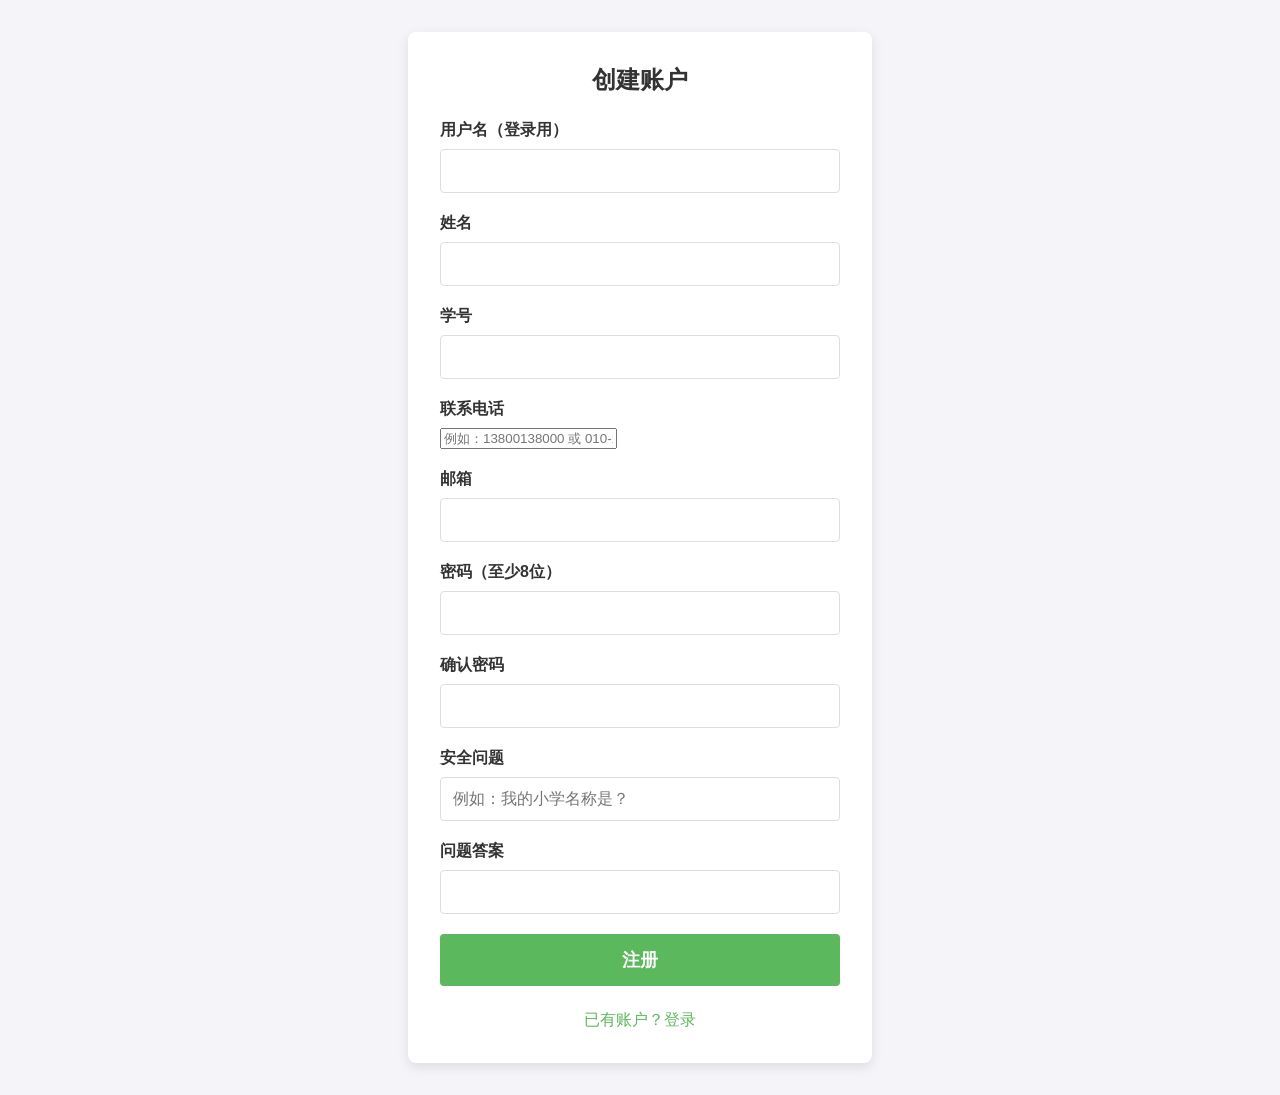
<file: frontend/register.html>
<!DOCTYPE html>
<html lang="zh-CN">
<head>
    <meta charset="UTF-8">
    <meta name="viewport" content="width=device-width, initial-scale=1.0">
    <title>注册 - 失物招领系统</title>
    <link rel="stylesheet" href="style.css">
</head>
<body id="page-register">
    <div class="form-container">
        <h2>创建账户</h2>
        <div id="message-box"></div>
        <form id="register-form">
            <div class="form-group">
                <label for="username">用户名（登录用）</label>
                <input type="text" id="username" name="username" required minlength="3" maxlength="50" pattern="[a-zA-Z0-9_]+">
            </div>
            <div class="form-group">
                <label for="real_name">姓名</label>
                <input type="text" id="real_name" name="real_name" required minlength="2" maxlength="50">
            </div>
            <div class="form-group">
                <label for="student_id">学号</label>
                <input type="text" id="student_id" name="student_id" required minlength="4" maxlength="50" pattern="[a-zA-Z0-9\-_]+">
            </div>
            <div class="form-group">
                <label for="phone">联系电话</label>
                <input type="tel" id="phone" name="phone" required pattern="^1[3-9]\d{9}$|^0\d{2,3}-?\d{7,8}$" placeholder="例如：13800138000 或 010-12345678">
            </div>
            <div class="form-group">
                <label for="email">邮箱</label>
                <input type="email" id="email" name="email" required>
            </div>
            <div class="form-group">
                <label for="password">密码（至少8位）</label>
                <input type="password" id="password" name="password" required minlength="8">
            </div>
            <div class="form-group">
                <label for="confirm-password">确认密码</label>
                <input type="password" id="confirm-password" name="confirm_password" required minlength="8">
            </div>
            <div class="form-group">
                <label for="security-question">安全问题</label>
                <input type="text" id="security-question" name="security_question" placeholder="例如：我的小学名称是？" required>
            </div>
            <div class="form-group">
                <label for="security-answer">问题答案</label>
                <input type="text" id="security-answer" name="security_answer" required>
            </div>
            <button type="submit">注册</button>
        </form>
        <a href="login.html" class="form-link">已有账户？登录</a>
    </div>

    <div id="verification-section" class="form-container" style="display: none;">
        <h2>验证您的邮箱</h2>
        <p>我们已经向您的邮箱发送了一个验证码，请在下方输入以完成注册。</p>
        <p id="verification-email-display"></p>
        <div id="verification-message" class="message"></div>
        <form id="verification-form">
            <div class="form-group">
                <label for="verification-code">验证码</label>
                <input type="text" id="verification-code" name="verification-code" required>
            </div>
            <button type="submit" class="button">完成验证</button>
            <button type="button" id="resend-code-btn" class="button-link">没有收到？重发验证码</button>
        </form>
    </div>

    <script type="module" src="pages/register.js"></script>
</body>
</html>
</file>
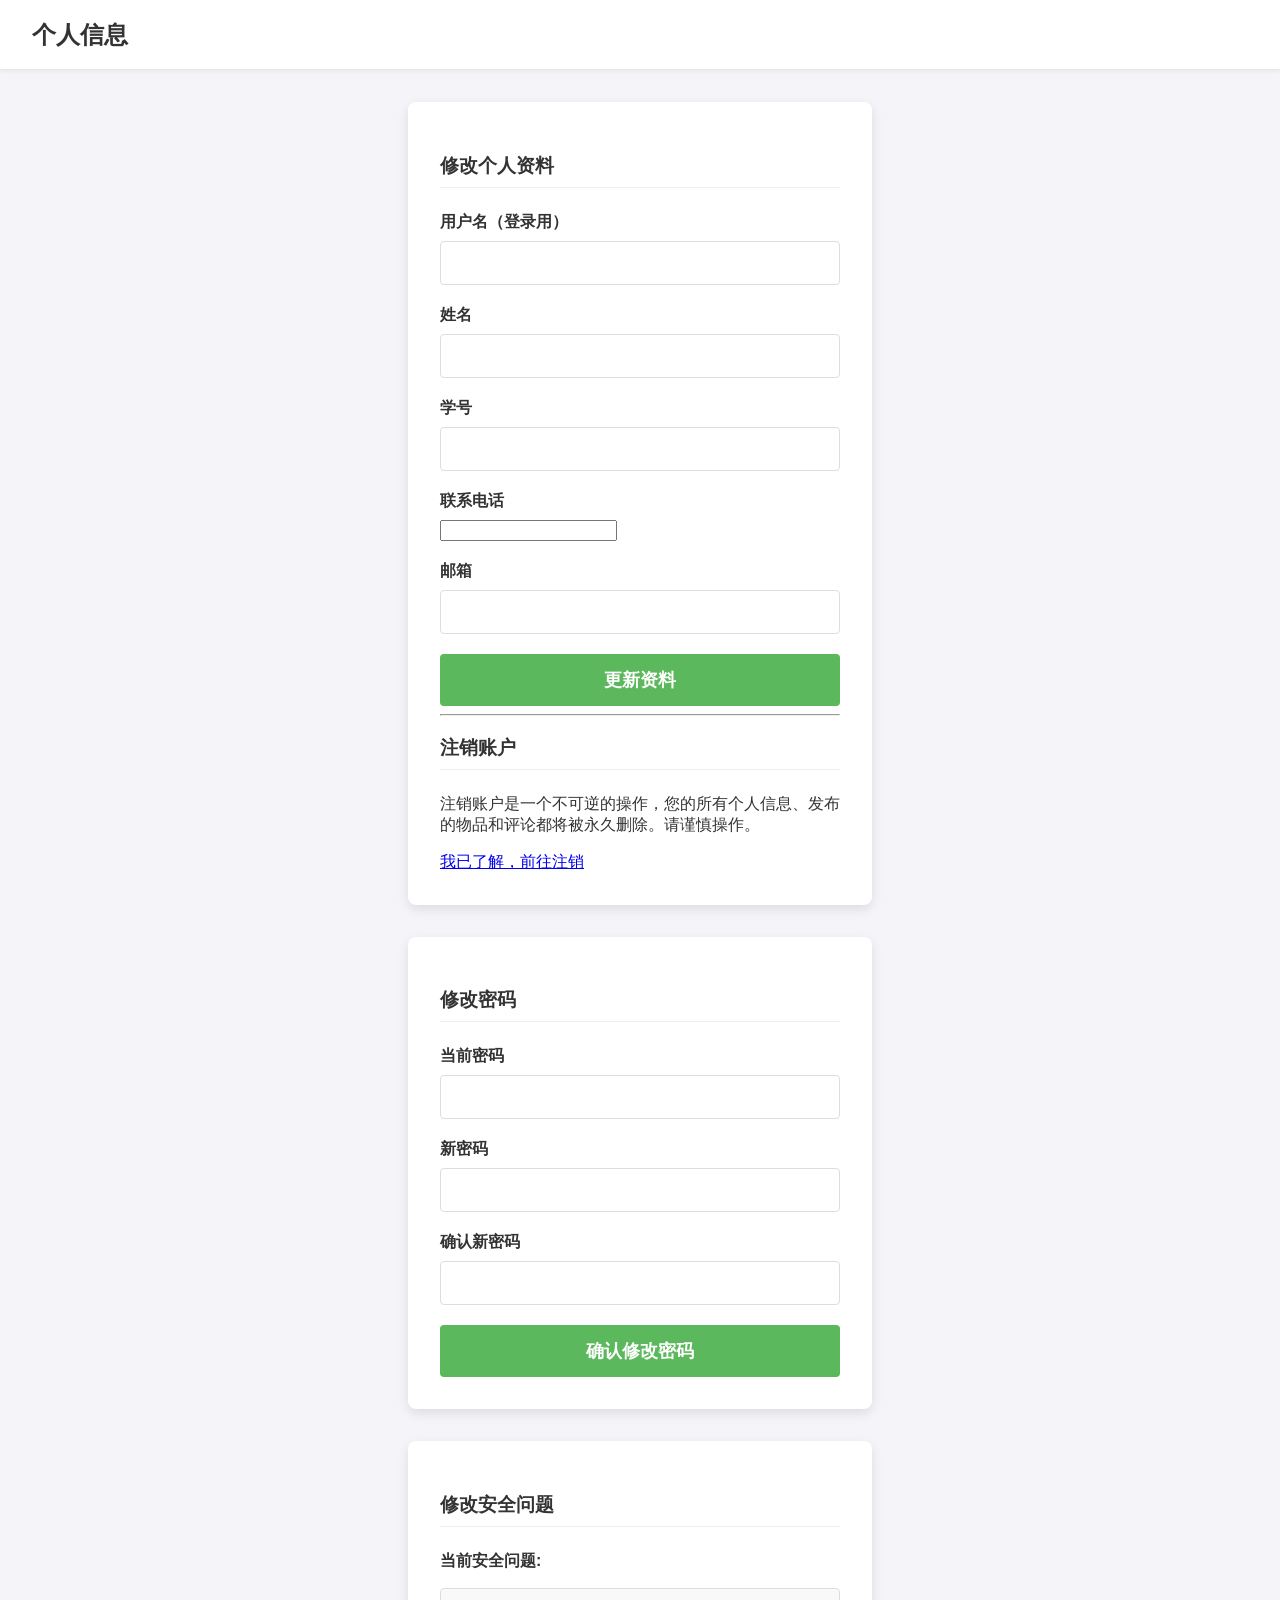
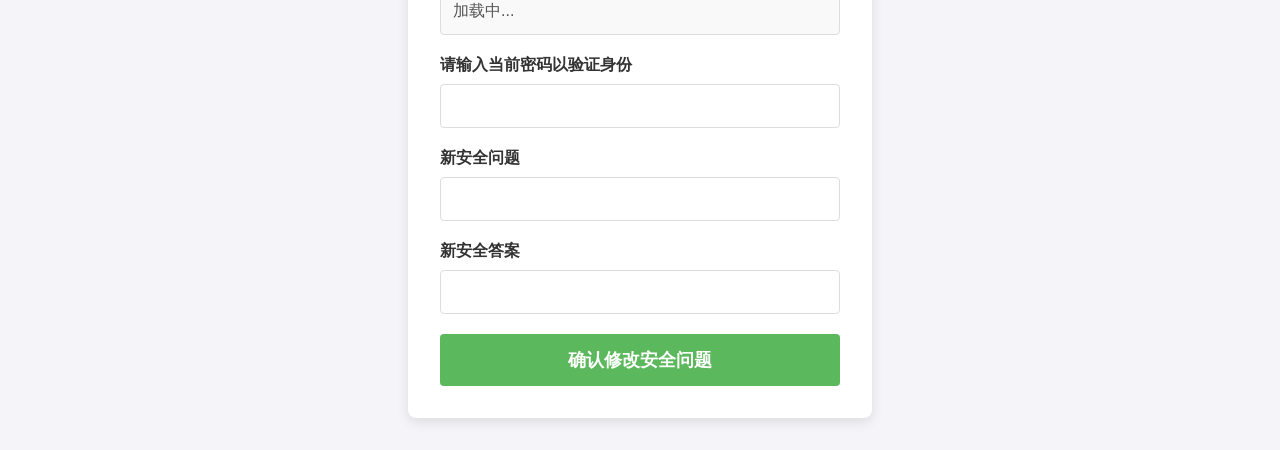
<file: frontend/user_info.html>
<!DOCTYPE html>
<html lang="zh-CN">
<head>
    <meta charset="UTF-8">
    <meta name="viewport" content="width=device-width, initial-scale=1.0">
    <title>个人信息 - 失物招领系统</title>
    <link rel="stylesheet" href="style.css">
</head>
<body id="page-user-info">

    <header class="main-header">
        <h1>个人信息</h1>
        <nav id="user-nav" style="display: flex;">
            <a href="profile.html">返回个人中心</a>
            <a href="#" id="logout-btn">登出</a>
        </nav>
    </header>

    <main>
        <!-- 修改个人资料 -->
        <div class="form-container info-section">
            <h3>修改个人资料</h3>
            <div id="profile-message-box"></div>
            <form id="update-profile-form">
                <div class="form-group">
                    <label for="username">用户名（登录用）</label>
                    <input type="text" id="username" name="username" required>
                </div>
                <div class="form-group">
                    <label for="real_name">姓名</label>
                    <input type="text" id="real_name" name="real_name" required>
                </div>
                <div class="form-group">
                    <label for="student_id">学号</label>
                    <input type="text" id="student_id" name="student_id" required>
                </div>
                <div class="form-group">
                    <label for="phone">联系电话</label>
                    <input type="tel" id="phone" name="phone" required>
                </div>
                <div class="form-group">
                    <label for="email">邮箱</label>
                    <input type="email" id="email" name="email" required>
                </div>
                <button type="submit" id="update-profile-btn" class="button">更新资料</button>
            </form>

            <hr>

            <div class="delete-account-section">
                <h3>注销账户</h3>
                <p>注销账户是一个不可逆的操作，您的所有个人信息、发布的物品和评论都将被永久删除。请谨慎操作。</p>
                <a href="delete_account.html" class="button button-danger">我已了解，前往注销</a>
            </div>
        </div>

        <!-- 修改密码 -->
        <div class="form-container info-section">
            <h3>修改密码</h3>
            <div id="password-message-box"></div>
            <form id="change-password-form">
                <div class="form-group">
                    <label for="current-password">当前密码</label>
                    <input type="password" id="current-password" name="current_password" required>
                </div>
                <div class="form-group">
                    <label for="new-password">新密码</label>
                    <input type="password" id="new-password" name="new_password" required>
                </div>
                <div class="form-group">
                    <label for="confirm-new-password">确认新密码</label>
                    <input type="password" id="confirm-new-password" required>
                </div>
                <button type="submit">确认修改密码</button>
            </form>
        </div>
        
        <!-- 修改安全问题 -->
        <div class="form-container info-section">
            <h3>修改安全问题</h3>
            <div id="security-message-box"></div>
            <form id="change-security-form">
                <div class="form-group">
                    <label>当前安全问题:</label>
                    <p id="current-security-question" class="current-info-display">加载中...</p>
                </div>
                <div class="form-group">
                    <label for="sq-current-password">请输入当前密码以验证身份</label>
                    <input type="password" id="sq-current-password" name="current_password" required>
                </div>
                <div class="form-group">
                    <label for="new-security-question">新安全问题</label>
                    <input type="text" id="new-security-question" name="new_question" required>
                </div>
                 <div class="form-group">
                    <label for="new-security-answer">新安全答案</label>
                    <input type="text" id="new-security-answer" name="new_answer" required>
                </div>
                <button type="submit">确认修改安全问题</button>
            </form>
        </div>
    </main>
    
    <script type="module" src="pages/user_info.js"></script>
</body>
</html>
</file>
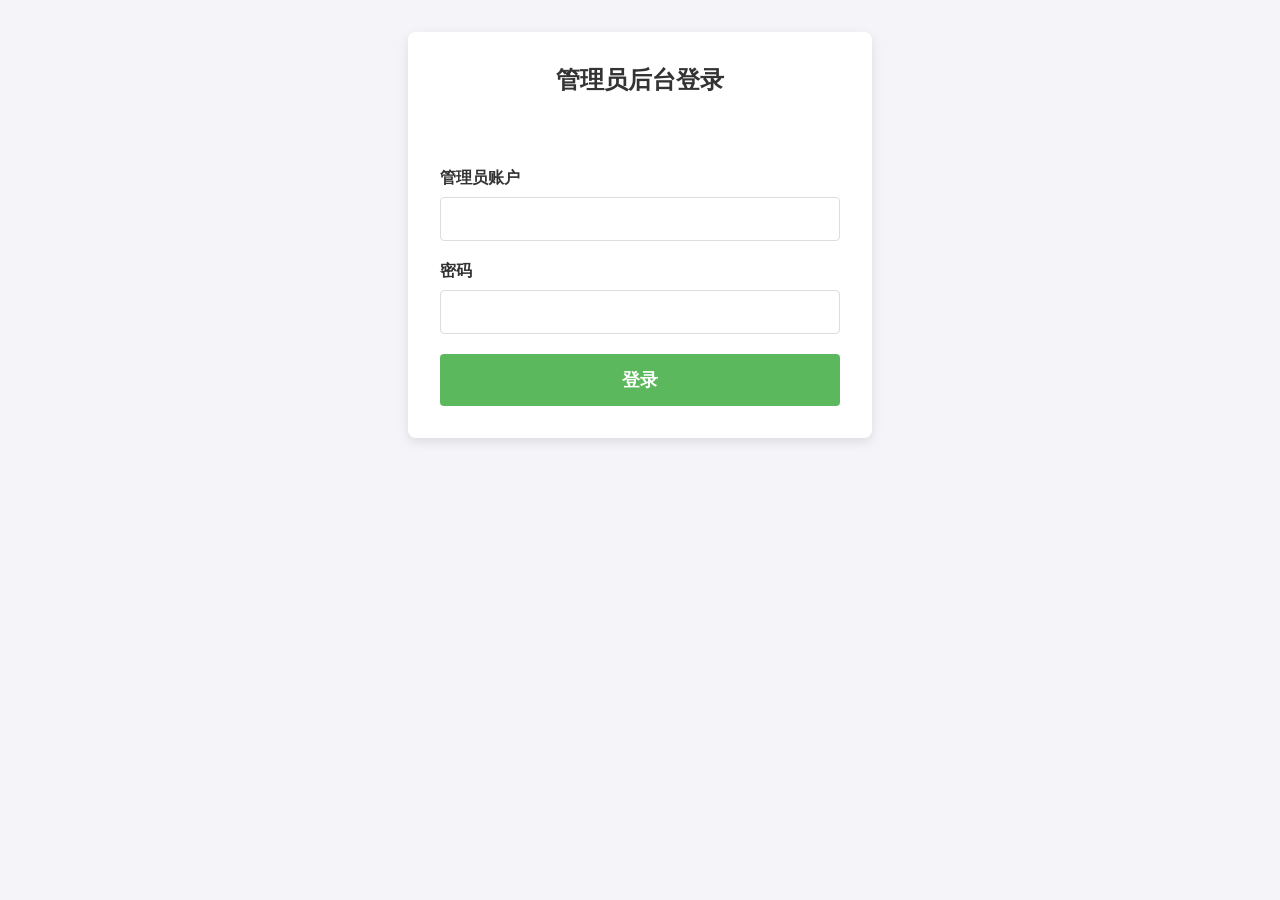
<file: frontend/admin/dashboard.html>
<!DOCTYPE html>
<html lang="zh-CN">
<head>
    <meta charset="UTF-8">
    <meta name="viewport" content="width=device-width, initial-scale=1.0">
    <title>管理员主控台</title>
    <link rel="stylesheet" href="../style.css">
    <link rel="stylesheet" href="css/admin.css">
</head>
<body>
    <div class="admin-container">
        <aside class="admin-sidebar">
            <h2>数据库表</h2>
            <nav id="tables-nav"></nav>
            <button id="logout-btn" class="button button-danger">退出登录</button>
        </aside>
        <main class="admin-content">
            <h1 id="table-title">请从左侧选择一个数据表查看</h1>
            <div id="message-box"></div>
            <div id="data-table-container">
                <!-- 数据将通过JS动态填充到这里 -->
            </div>
        </main>
    </div>

    <!-- 修改模态框 -->
    <div id="edit-modal" class="modal-overlay" style="display: none;">
        <div class="modal-content">
            <span class="modal-close-btn">&times;</span>
            <h2>修改记录</h2>
            <form id="edit-form"></form>
        </div>
    </div>

    <script type="module" src="js/dashboard.js"></script>
</body>
</html>
</file>
<file: frontend/style.css>
/* --- 全局和基础样式 --- */
body {
    font-family: -apple-system, BlinkMacSystemFont, "Segoe UI", Roboto, "Helvetica Neue", Arial, sans-serif;
    background-color: #f4f4f9;
    color: #333;
    margin: 0;
}

/* --- 登录、注册、找回密码页面的表单容器 --- */
.form-container {
    background: #fff;
    padding: 2em;
    border-radius: 8px;
    box-shadow: 0 4px 12px rgba(0, 0, 0, 0.1);
    width: 100%;
    max-width: 400px;
    margin: 2rem auto;
}

h2 {
    margin-top: 0;
    margin-bottom: 1.5rem;
    text-align: center;
    color: #333;
}

.form-group {
    margin-bottom: 1.25em;
}

label {
    display: block;
    margin-bottom: 0.5em;
    font-weight: 600;
}

input[type="text"],
input[type="email"],
input[type="password"],
input[type="datetime-local"],
textarea {
    width: 100%;
    padding: 0.75em;
    box-sizing: border-box;
    border: 1px solid #ddd;
    border-radius: 4px;
    font-size: 1rem;
    transition: border-color 0.2s;
}

input:focus, textarea:focus {
    outline: none;
    border-color: #5cb85c;
    box-shadow: 0 0 0 2px rgba(92, 184, 92, 0.2);
}

button {
    width: 100%;
    padding: 0.8em;
    border: none;
    background-color: #5cb85c;
    color: white;
    border-radius: 4px;
    cursor: pointer;
    font-size: 1.1em;
    font-weight: 600;
    transition: background-color 0.2s;
}

button:hover {
    background-color: #4cae4c;
}

.message {
    padding: 1em;
    margin-bottom: 1em;
    border-radius: 4px;
    text-align: center;
    font-weight: 500;
}

.message.success {
    background-color: #dff0d8;
    color: #3c763d;
}

.message.error {
    background-color: #f2dede;
    color: #a94442;
}

.form-link {
    text-align: center;
    margin-top: 1.5em;
    display: block;
    color: #5cb85c;
    text-decoration: none;
}
.form-link:hover {
    text-decoration: underline;
}

/* --- 主页、发布页的通用头部 --- */
.main-header {
    background-color: #fff;
    color: #333;
    padding: 0 2rem;
    display: flex;
    justify-content: space-between;
    align-items: center;
    position: fixed;
    top: 0;
    left: 0;
    width: 100%;
    box-sizing: border-box;
    z-index: 100;
    height: 70px;
    border-bottom: 1px solid #e7e7e7;
    box-shadow: 0 2px 4px rgba(0,0,0,0.05);
}

.main-header h1 {
    margin: 0;
    font-size: 1.5rem;
    font-weight: 700;
}

.main-header nav {
    display: flex;
    align-items: center;
    gap: 1.5rem;
}

.main-header nav a {
    color: #555;
    text-decoration: none;
    font-weight: 500;
    transition: color 0.2s;
}

.main-header nav a:hover {
    color: #5cb85c;
}

.nav-button {
    background-color: #5cb85c;
    color: white !important;
    padding: 0.5rem 1.2rem;
    border-radius: 20px;
    transition: background-color 0.2s, transform 0.2s;
}

.nav-button:hover {
    background-color: #4cae4c;
    color: white !important;
    transform: translateY(-2px);
}

/* --- 主内容区 --- */
main {
    padding-top: 70px; /* 避开固定的 header */
    max-width: 1200px;
    margin: 0 auto;
    padding-left: 1rem;
    padding-right: 1rem;
}

/* --- 搜索和筛选区域 --- */
.search-container {
    padding: 1.5rem 2rem;
    background: #fff;
    border-radius: 8px;
    box-shadow: 0 2px 8px rgba(0,0,0,0.05);
    margin-top: 2rem;
    margin-bottom: 2rem;
}
#search-form {
    display: flex;
    gap: 1rem;
    margin-bottom: 1rem;
}
#search-form input {
    flex-grow: 1;
}
#search-form button {
    width: auto;
    flex-shrink: 0;
    padding: 0 1.5em;
}

.filter-buttons {
    display: flex;
    gap: 0.5rem;
    flex-wrap: wrap;
}
.filter-btn {
    padding: 0.5em 1.2em;
    border: 1px solid #ccc;
    background-color: #fff;
    color: #555;
    border-radius: 20px;
    cursor: pointer;
    font-size: 0.9rem;
    font-weight: 500;
    transition: all 0.2s;
}
.filter-btn:hover {
    background-color: #f0f0f0;
    border-color: #bbb;
}
.filter-btn.active {
    background-color: #5cb85c;
    color: white;
    border-color: #5cb85c;
}

/* --- 信息墙和卡片 --- */
.listings-container {
    display: grid;
    grid-template-columns: repeat(auto-fill, minmax(300px, 1fr));
    gap: 1.5rem;
}

.card {
    background: #fff;
    border: 1px solid #e7e7e7;
    border-radius: 8px;
    overflow: hidden;
    box-shadow: 0 4px 12px rgba(0, 0, 0, 0.08);
    display: flex;
    flex-direction: column;
    position: relative; /* 为绝对定位的子元素提供参考 */
    transition: transform 0.2s, box-shadow 0.2s;
}

.card:hover {
    transform: translateY(-5px);
    box-shadow: 0 8px 16px rgba(0, 0, 0, 0.1);
}

/* 卡片移除动画 */
.card.removing {
    transition: opacity 0.4s ease-out, transform 0.4s ease-out, max-height 0.4s ease, margin 0.4s ease, padding 0.4s ease;
    transform: scale(0.95);
    opacity: 0;
    max-height: 0;
    padding-top: 0;
    padding-bottom: 0;
    margin-top: 0;
    margin-bottom: 0;
    border: none;
    overflow: hidden;
}

.card.lost { border-left: 5px solid #d9534f; }
.card.found { border-left: 5px solid #5cb85c; }

.card-tag {
    position: absolute;
    top: 15px;
    left: 0;
    background-color: #d9534f; /* 默认为失物颜色 */
    color: white;
    padding: 5px 15px;
    font-size: 0.85rem;
    font-weight: bold;
    border-radius: 0 3px 3px 0;
    box-shadow: 2px 2px 5px rgba(0,0,0,0.2);
}
.card-tag.found-tag {
    background-color: #5cb85c; /* 拾物颜色 */
}

.card img {
    width: 100%;
    height: 200px;
    object-fit: cover;
    background-color: #eee;
}

.card-content {
    padding: 1rem 1.25rem;
    flex-grow: 1;
}

.card-content h3 {
    margin-top: 0;
    margin-bottom: 0.5rem;
    font-size: 1.25rem;
}

.card-content p {
    margin: 0.5rem 0;
    color: #555;
    font-size: 0.9rem;
    line-height: 1.5;
}

.card-footer {
    padding: 0.75rem 1.25rem;
    background: #f9f9f9;
    font-size: 0.8rem;
    color: #777;
    border-top: 1px solid #eee;
    display: flex;
    justify-content: space-between;
}

/* --- 分页样式 --- */
.pagination {
    display: flex;
    justify-content: center;
    align-items: center;
    padding: 2.5rem 0;
    gap: 0.5rem;
    flex-wrap: wrap;
}
.pagination a, .pagination span {
    display: inline-flex;
    justify-content: center;
    align-items: center;
    min-width: 40px;
    height: 40px;
    padding: 0 0.5rem;
    border: 1px solid #ddd;
    border-radius: 4px;
    color: #5cb85c;
    text-decoration: none;
    cursor: pointer;
    font-weight: 500;
    transition: all 0.2s;
}
.pagination a:hover {
    background-color: #f0f0f0;
    border-color: #ccc;
}
.pagination .current-page {
    background-color: #5cb85c;
    color: white;
    border-color: #5cb85c;
    cursor: default;
}
.pagination .disabled {
    color: #aaa;
    cursor: not-allowed;
    background-color: #f9f9f9;
    border-color: #eee;
}

/* --- 详情页样式 --- */
.details-section {
    background: #fff;
    padding: 2rem;
    margin-top: 2rem;
    border-radius: 8px;
    box-shadow: 0 4px 12px rgba(0,0,0,0.08);
}

.details-grid {
    display: grid;
    grid-template-columns: 1fr 1.5fr;
    gap: 2rem;
}

.details-image img {
    width: 100%;
    max-width: 400px;
    height: auto;
    border-radius: 8px;
    object-fit: cover;
}

.details-info h2 {
    text-align: left;
    margin-top: 0;
    font-size: 2rem;
    color: #333;
}

.details-info p {
    font-size: 1.1rem;
    line-height: 1.6;
    margin: 1rem 0;
    color: #555;
}

.details-info .meta-info {
    font-size: 0.9rem;
    color: #777;
    border-top: 1px solid #eee;
    padding-top: 1rem;
    margin-top: 1.5rem;
}

/* --- 评论区样式 --- */
.comments-section {
    margin-top: 2rem;
    background: #fff;
    padding: 2rem;
    border-radius: 8px;
    box-shadow: 0 4px 12px rgba(0,0,0,0.08);
}

.comments-section h2 {
    text-align: left;
    border-bottom: 2px solid #5cb85c;
    padding-bottom: 0.5rem;
    margin-bottom: 1.5rem;
}

#comments-list {
    margin-bottom: 2rem;
}

.comment-item {
    padding: 1rem;
    border-bottom: 1px solid #f0f0f0;
}
.comment-item:last-child {
    border-bottom: none;
}

.comment-header {
    display: flex;
    justify-content: space-between;
    align-items: center;
    margin-bottom: 0.5rem;
}

.comment-author {
    font-weight: bold;
    color: #337ab7;
}

.comment-date {
    font-size: 0.8rem;
    color: #999;
}

.comment-content {
    color: #444;
    line-height: 1.5;
}

.comment-form-container h3 {
    margin-top: 0;
}

#comment-form textarea {
    width: 100%;
    margin-bottom: 1rem;
}
#comment-form button {
    width: auto;
    padding: 0.6em 1.5em;
    font-size: 1rem;
}

/* 详情页的操作按钮容器 */
.action-button-container {
    margin-top: 1.5rem;
    padding-top: 1.5rem;
    border-top: 1px solid #eee;
}

/* 标记为已解决/已认领的按钮 */
.btn-solve {
    width: auto;
    padding: 0.8em 2em;
    font-size: 1rem;
    font-weight: bold;
    background-color: #f0ad4e; /* 橙色，表示一个重要操作 */
    border-radius: 5px;
}
.btn-solve:hover {
    background-color: #ec971f;
}
.btn-solve:disabled {
    background-color: #ccc;
    cursor: not-allowed;
}

/* 状态徽章 */
.status-badge {
    display: inline-block;
    padding: 0.4em 1em;
    font-size: 0.92rem;
    font-weight: bold;
    color: white;
    border-radius: 5px;
    text-align: center;
}
.status-badge.completed { background-color: #5cb85c; }
.status-badge.processing { background-color: #f0ad4e; }
.status-badge.rejected   { background-color: #d9534f; }

/* --- 个人中心页面样式 --- */
.profile-section {
    margin-top: 2rem;
    padding: 1.5rem;
    background-color: #fff;
    border-radius: 8px;
    box-shadow: 0 2px 8px rgba(0,0,0,0.05);
}
.profile-header-card {
    background: white;
    border-radius: 10px;
    box-shadow: 0 2px 12px rgba(0,0,0,0.06);
    padding: 1.5rem 2rem;
    margin-bottom: 2rem;
}
.profile-header-body {
    display: flex;
    align-items: center;
    gap: 1.5rem;
    padding-bottom: 1rem;
    margin-bottom: 1rem;
    border-bottom: 1px dashed #e5e5e5;
}
.profile-avatar {
    width: 70px; height: 70px;
    border-radius: 50%;
    background: linear-gradient(135deg, #5cb85c, #337ab7);
    color: white;
    display: flex; align-items: center; justify-content: center;
    font-size: 2rem; font-weight: bold;
    flex-shrink: 0;
}
.profile-info h2 { margin: 0 0 0.5rem 0; font-size: 1.6rem; color: #222; }
.profile-info .profile-meta { margin: 0.25rem 0; color: #555; font-size: 0.95rem; }
.profile-info .profile-meta.muted { color: #888; font-size: 0.88rem; }
.profile-info .profile-meta .divider {
    display: inline-block;
    margin: 0 0.6rem;
    color: #bbb;
}
.verified-badge {
    display: inline-block;
    padding: 0.15rem 0.6rem;
    border-radius: 3px;
    font-size: 0.82rem;
    font-weight: bold;
    color: white;
}
.verified-badge.verified-ok   { background: #5cb85c; }
.verified-badge.verified-no   { background: #f0ad4e; }

.profile-stats {
    display: grid;
    grid-template-columns: repeat(6, 1fr);
    gap: 0.8rem;
}
.profile-stats .stat-item {
    background: #f7f9fa;
    border-radius: 8px;
    padding: 0.8rem 0.5rem;
    text-align: center;
    border: 1px solid #eef0f1;
}
.profile-stats .stat-item strong {
    display: block;
    font-size: 1.5rem;
    color: #337ab7;
    font-weight: bold;
    line-height: 1.2;
}
.profile-stats .stat-item span {
    display: block;
    font-size: 0.82rem;
    color: #666;
    margin-top: 0.25rem;
}
@media (max-width: 800px) {
    .profile-header-body { flex-direction: column; text-align: center; gap: 1rem; }
    .profile-stats { grid-template-columns: repeat(3, 1fr); }
}

.profile-section > h2 {
    text-align: left;
    font-size: 1.8rem;
    color: #333;
    border-bottom: 2px solid #5cb85c;
    padding-bottom: 0.5rem;
    margin-bottom: 1.5rem;
}

.status-category {
    margin-top: 1.5rem;
}
.status-category > h3 {
    font-size: 1.2rem;
    color: #555;
    margin-bottom: 1rem;
    padding-left: 0.5rem;
    border-left: 4px solid #f0ad4e;
}


/* 个人中心卡片的操作区域容器 (使用 Flexbox 保持对齐) */
.card-actions {
    padding: 0.75rem 1rem;
    border-top: 1px solid #eee;
    display: flex;
    justify-content: flex-end; /* 所有按钮靠右对齐 */
    align-items: center;
    gap: 0.5rem; /* 按钮之间的间距 */
}

/* 1. 基础操作按钮样式 (统一格式的核心) */
.action-btn {
    display: inline-block;
    padding: 0.5rem 1.2rem; /* 统一的内边距 */
    border-radius: 5px;       /* 统一的圆角 */
    color: white;             /* 统一的文字颜色 */
    text-decoration: none;    /* 移除 a 标签的下划线 */
    font-size: 0.9rem;        /* 统一的字体大小 */
    font-weight: 500;         /* 统一的字重 */
    border: none;             /* 移除 button 标签的默认边框 */
    cursor: pointer;          /* 统一的鼠标手势 */
    text-align: center;
    transition: all 0.2s ease-in-out; /* 统一的过渡动画 */
}

/* 2. 修改按钮的颜色修饰 */
.btn-edit {
    width: 130px;
    background-color: #337ab7; /* 蓝色 */
}

.btn-edit:hover {
    background-color: #286090; /* 悬浮时变深 */
}

/* 3. 删除按钮的颜色修饰 */
.btn-delete {
    width: 165px;
    background-color: #d9534f; /* 红色 */
}

.btn-delete:hover {
    background-color: #c9302c; /* 悬浮时变深 */
}



/* 个人信息页的区块样式 */
.info-section {
    margin-bottom: 2rem;
}
.info-section h3 {
    text-align: left;
    margin-bottom: 1.5rem;
    border-bottom: 1px solid #eee;
    padding-bottom: 0.5rem;
}

/* 用于显示当前信息的段落样式 */
.current-info-display {
    background-color: #f9f9f9;
    padding: 0.75em;
    border-radius: 4px;
    border: 1px solid #ddd;
    color: #555;
    word-break: break-all;
}


/**-
----主页地图筛选模态框----
**/
/* 确保模态框内容的 z-index 足够高 */
.modal {
    display: none; 
}


.modal-content {
    position: relative;
    z-index: 1001;
}

/* 模态框内的按钮样式可以复用或微调 */
#map-filter-modal .modal-content button {
    width: 100%;
}
#map-filter-modal .modal-content input[type="number"] {
    width: 100%;
    padding: 0.75em;
    box-sizing: border-box;
}

/* 如果需要，为 display span 添加样式 */
#selected-coords-display {
    font-weight: bold;
    color: #5cb85c;
}

/* 匹配物品通知按钮样式 */
.notification-btn {
  position: absolute;
  top: 24px;
  right: 32px;
  cursor: pointer;
  font-size: 22px;
  z-index: 10;
}
.icon-bell {
  font-size: 22px;
}
.notification-dot {
  position: absolute;
  top: 0px;
  right: -4px;
  width: 10px;
  height: 10px;
  background: red;
  border-radius: 50%;
  display: inline-block;
  border: 2px solid #fff;
}

/* 新消息文本提示框样式 */
.notification-textbox {
  position: absolute;
  top: 16px;
  left: 240px;
  background: #fffbe6;
  color: #d9534f;
  border: 1.5px solid #f0ad4e;
  border-radius: 6px;
  padding: 6px 18px;
  font-size: 16px;
  font-weight: bold;
  box-shadow: 0 2px 8px rgba(0,0,0,0.08);
  z-index: 20;
  cursor: pointer;
  transition: background 0.2s, color 0.2s;
}
.notification-textbox:hover {
  background: #ffe0b2;
  color: #b52a1a;
}

/* --- 消息中心样式 --- */
.message-container {
    display: flex;
    flex-wrap: wrap;
    gap: 2rem;
    margin-top: 1rem;
}

.message-category {
    flex: 1;
    min-width: 300px;
    background: #fff;
    border-radius: 8px;
    box-shadow: 0 2px 8px rgba(0,0,0,0.05);
    padding: 1.5rem;
    margin-bottom: 1rem;
}

.message-category h3 {
    margin-top: 0;
    margin-bottom: 1rem;
    padding-bottom: 0.5rem;
    border-bottom: 1px solid #eee;
    color: #333;
}

.messages-list {
    display: flex;
    flex-direction: column;
    gap: 0.8rem;
}

.message-item {
    padding: 1rem;
    border-radius: 8px;
    background-color: #f9f9f9;
    border-left: 4px solid #5cb85c;
    cursor: pointer;
    transition: all 0.2s ease;
}

.message-item:hover {
    background-color: #f0f0f0;
    transform: translateY(-2px);
    box-shadow: 0 2px 5px rgba(0,0,0,0.1);
}

.message-item.comment-message {
    border-left-color: #5bc0de;
}

.message-item.match-message {
    border-left-color: #f0ad4e;
}

.message-item.claim-message {
    border-left-color: #8E44AD;
}

.message-item.claim_approved-message {
    border-left-color: #5cb85c;
    background-color: #f3fff6;
}

.message-item.claim_rejected-message {
    border-left-color: #d9534f;
    background-color: #fff6f5;
}

.message-summary {
    display: flex;
    flex-wrap: wrap;
    gap: 0.6rem;
    margin-bottom: 1rem;
}
.message-summary .stat-chip {
    padding: 0.25rem 0.7rem;
    border-radius: 999px;
    font-size: 0.85rem;
    background: #f0f4f8;
    color: #444;
    border: 1px solid #e5e9f0;
}
.message-summary .stat-chip.total   { background:#337ab7; color:#fff; border-color:#2e6da4; }
.message-summary .stat-chip.match   { background:#fff3e0; color:#b57b00; border-color:#f0ad4e; }
.message-summary .stat-chip.comment { background:#e8f4fb; color:#0c6a8a; border-color:#5bc0de; }
.message-summary .stat-chip.claim   { background:#f3eafb; color:#663399; border-color:#8E44AD; }
.message-summary .stat-chip.review  { background:#e8f8ee; color:#2e7d32; border-color:#5cb85c; }

.messages-nav-wrapper {
    position: relative;
    display: inline-flex;
    align-items: center;
}
.messages-nav-link {
    position: relative;
    padding: 0.2rem 0.1rem;
}
.message-unread-dot {
    position: absolute;
    top: -6px;
    right: -10px;
    min-width: 18px;
    height: 18px;
    border-radius: 999px;
    background: #d9534f;
    color: #fff;
    font-size: 11px;
    font-weight: 700;
    display: inline-flex;
    align-items: center;
    justify-content: center;
    padding: 0 5px;
    border: 2px solid #fff;
    box-shadow: 0 1px 3px rgba(217,83,79,0.4);
}

@media (min-width: 800px) {
    .message-container {
        display: grid;
        grid-template-columns: repeat(2, 1fr);
        align-items: start;
    }
}

.message-time {
    font-size: 0.8rem;
    color: #777;
    margin-left: 0.5rem;
}

/* 当没有消息时的样式 */
.no-messages {
    color: #888;
    text-align: center;
    padding: 1rem;
    font-style: italic;
}
</file>
<file: frontend/css/navigation.css>
/* 导航栏样式 */
#user-nav, #guest-nav {
    display: flex;
    align-items: center;
    gap: 1rem;
}

/* 当屏幕宽度较小时调整导航栏样式 */
@media (max-width: 768px) {
    #user-nav, #guest-nav {
        flex-direction: column;
        gap: 0.5rem;
    }
}
</file>
<file: frontend/admin/css/admin.css>
body {
    background-color: #f4f7f6;
}

.admin-container {
    display: flex;
    min-height: 100vh;
}

.admin-sidebar {
    width: 250px;
    background-color: #333;
    color: #fff;
    padding: 20px;
    display: flex;
    flex-direction: column;
}

.admin-sidebar h2 {
    margin: 0 0 20px 0;
    text-align: center;
    border-bottom: 1px solid #555;
    padding-bottom: 15px;
}

#tables-nav a {
    display: block;
    color: #eee;
    padding: 10px 15px;
    text-decoration: none;
    border-radius: 4px;
    margin-bottom: 5px;
    transition: background-color 0.3s;
}

#tables-nav a:hover {
    background-color: #555;
}

#tables-nav a.active {
    background-color: #007bff;
    color: #fff;
    font-weight: bold;
}

#logout-btn {
    margin-top: auto; /* Pushes the button to the bottom */
}

.admin-content {
    flex-grow: 1;
    padding: 40px;
}

#data-table-container {
    overflow-x: auto;
    background-color: #fff;
    border-radius: 8px;
    box-shadow: 0 2px 5px rgba(0,0,0,0.1);
}

table {
    width: 100%;
    border-collapse: collapse;
}

th, td {
    padding: 12px 15px;
    text-align: left;
    border-bottom: 1px solid #ddd;
}

thead th {
    background-color: #f2f2f2;
    font-weight: bold;
}

tbody tr:hover {
    background-color: #f5f5f5;
}

/* 模态框样式 */
.modal-overlay {
    position: fixed;
    top: 0;
    left: 0;
    width: 100%;
    height: 100%;
    background-color: rgba(0, 0, 0, 0.6);
    display: flex;
    justify-content: center;
    align-items: center;
    z-index: 1000;
}

.modal-content {
    background-color: #fff;
    padding: 30px;
    border-radius: 8px;
    width: 90%;
    max-width: 600px;
    max-height: 90vh;
    overflow-y: auto;
    position: relative;
}

.modal-close-btn {
    position: absolute;
    top: 10px;
    right: 15px;
    font-size: 24px;
    font-weight: bold;
    cursor: pointer;
}

#edit-form .form-group {
    margin-bottom: 15px;
}

#edit-form label {
    display: block;
    margin-bottom: 5px;
    font-weight: bold;
}

#edit-form input,
#edit-form textarea {
    width: 100%;
    padding: 8px;
    border: 1px solid #ccc;
    border-radius: 4px;
}

#edit-form textarea {
    min-height: 100px;
    resize: vertical;
}

.button-edit {
    margin-right: 5px;
}
</file>
